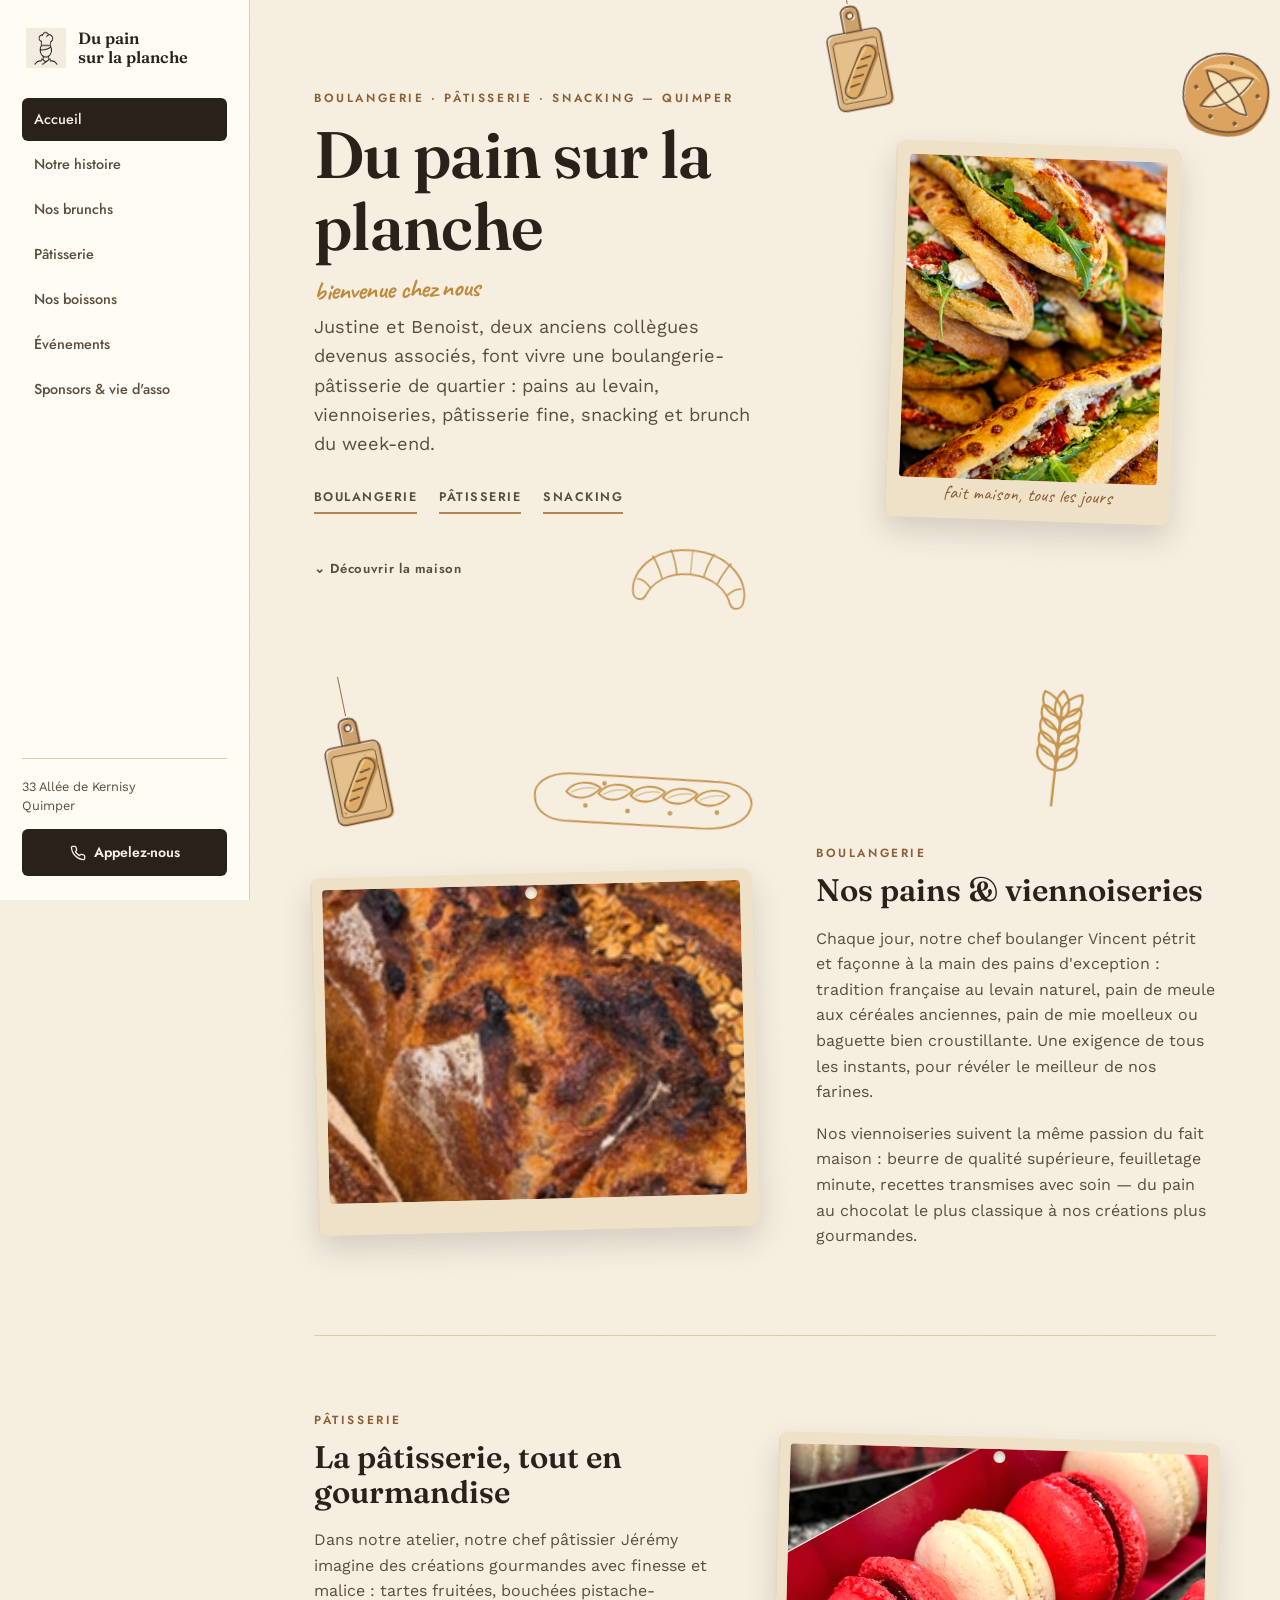
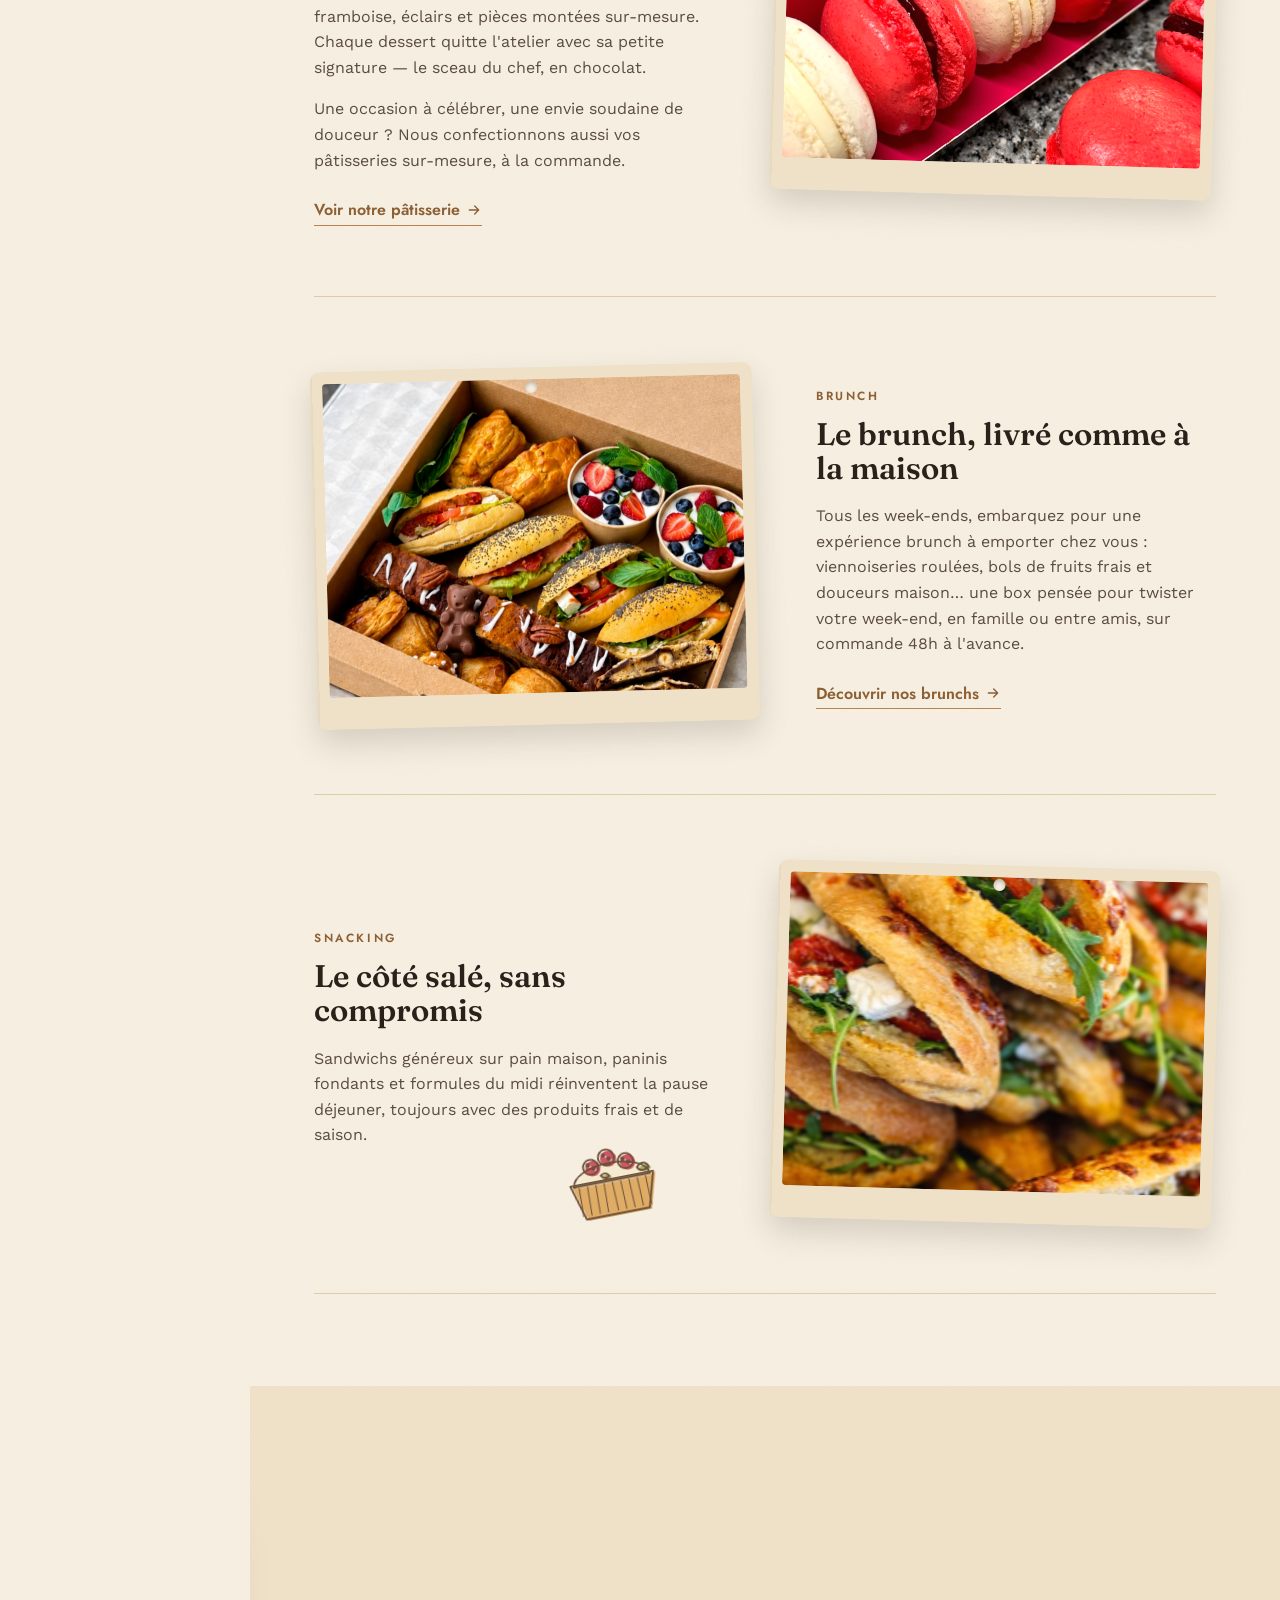
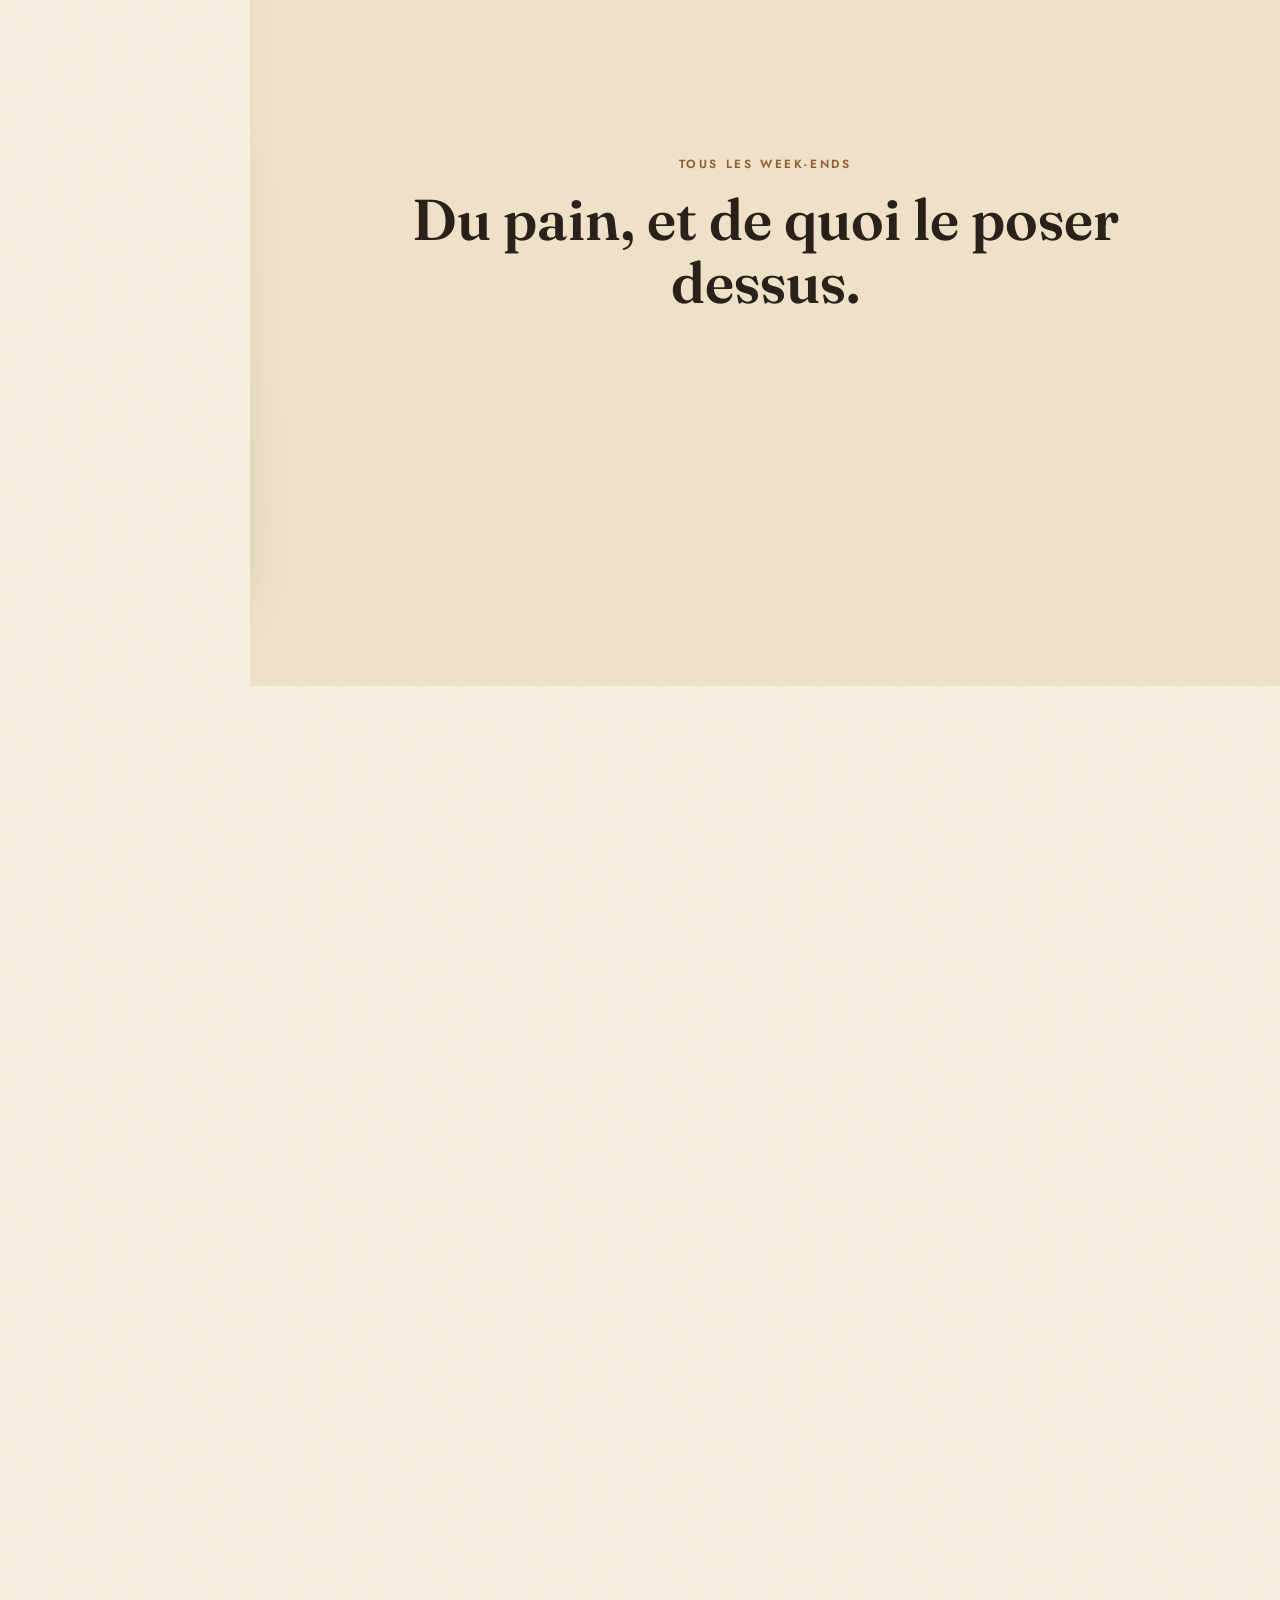
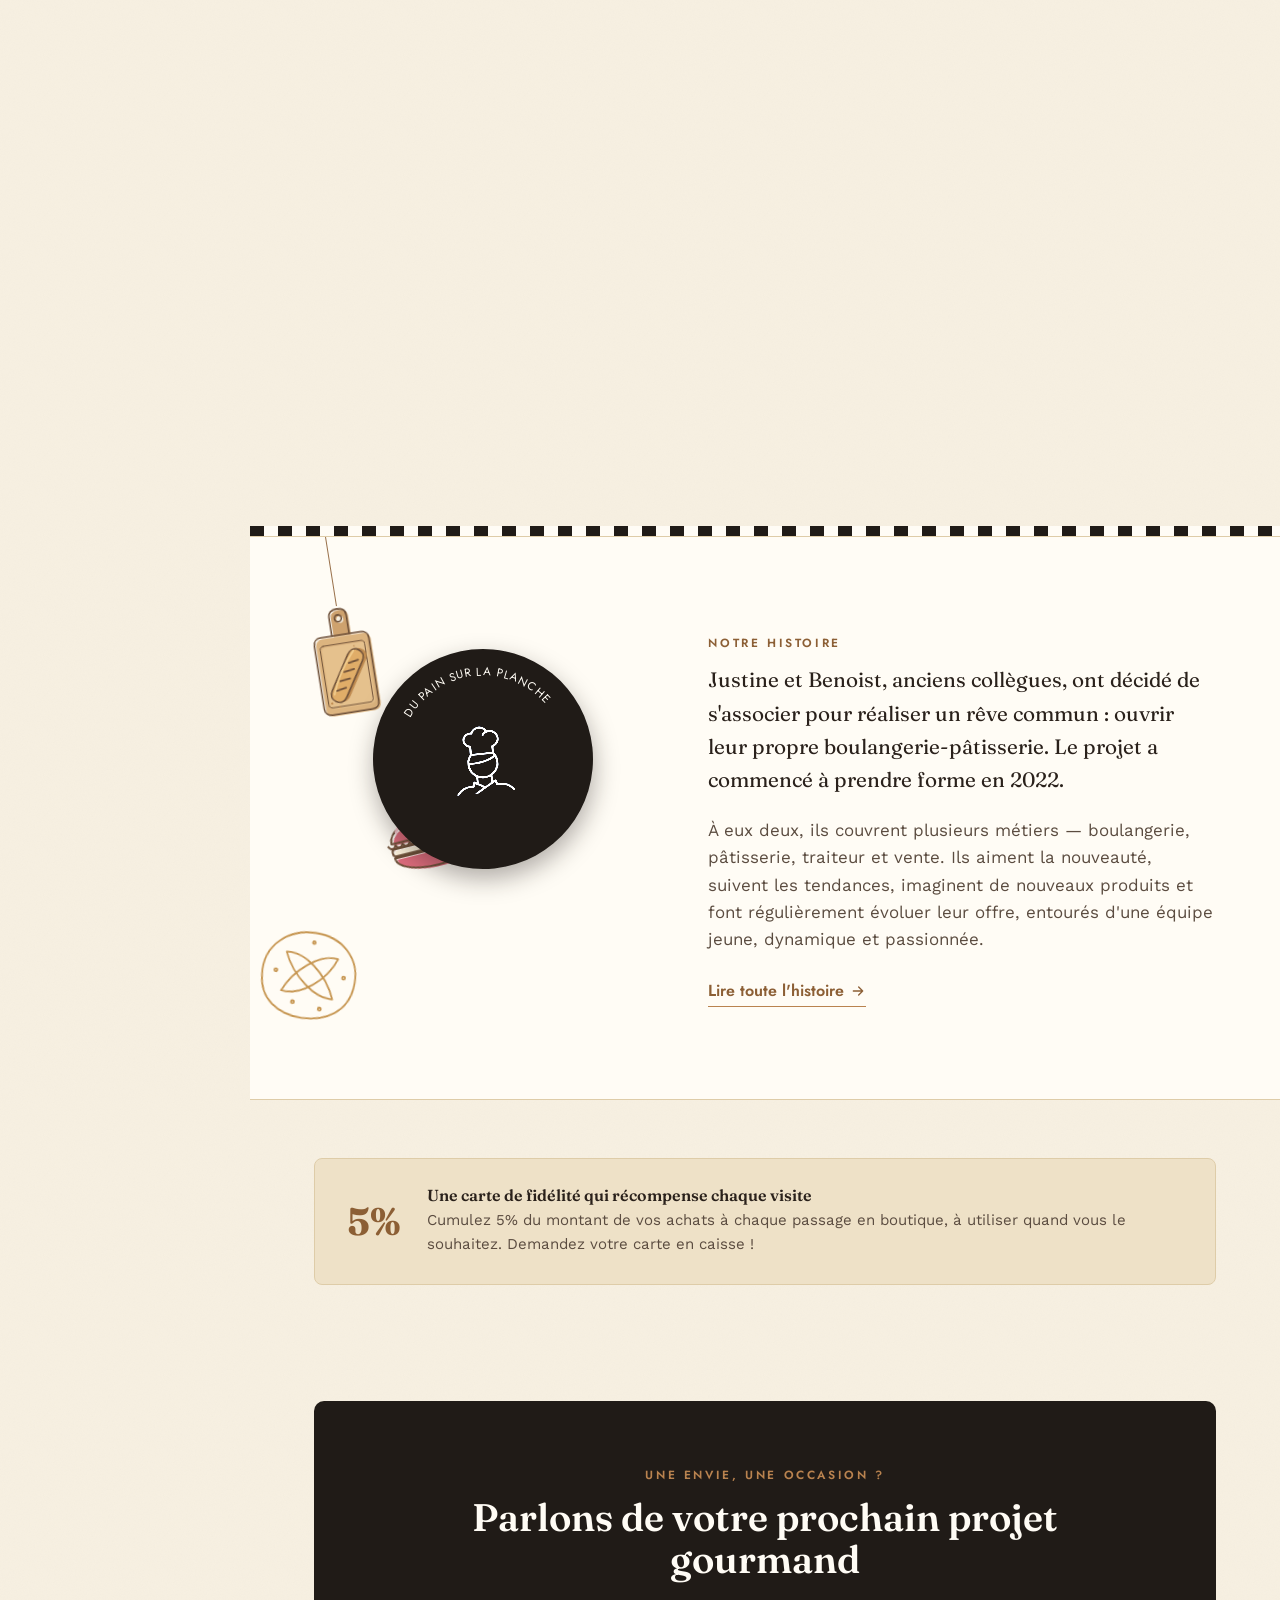
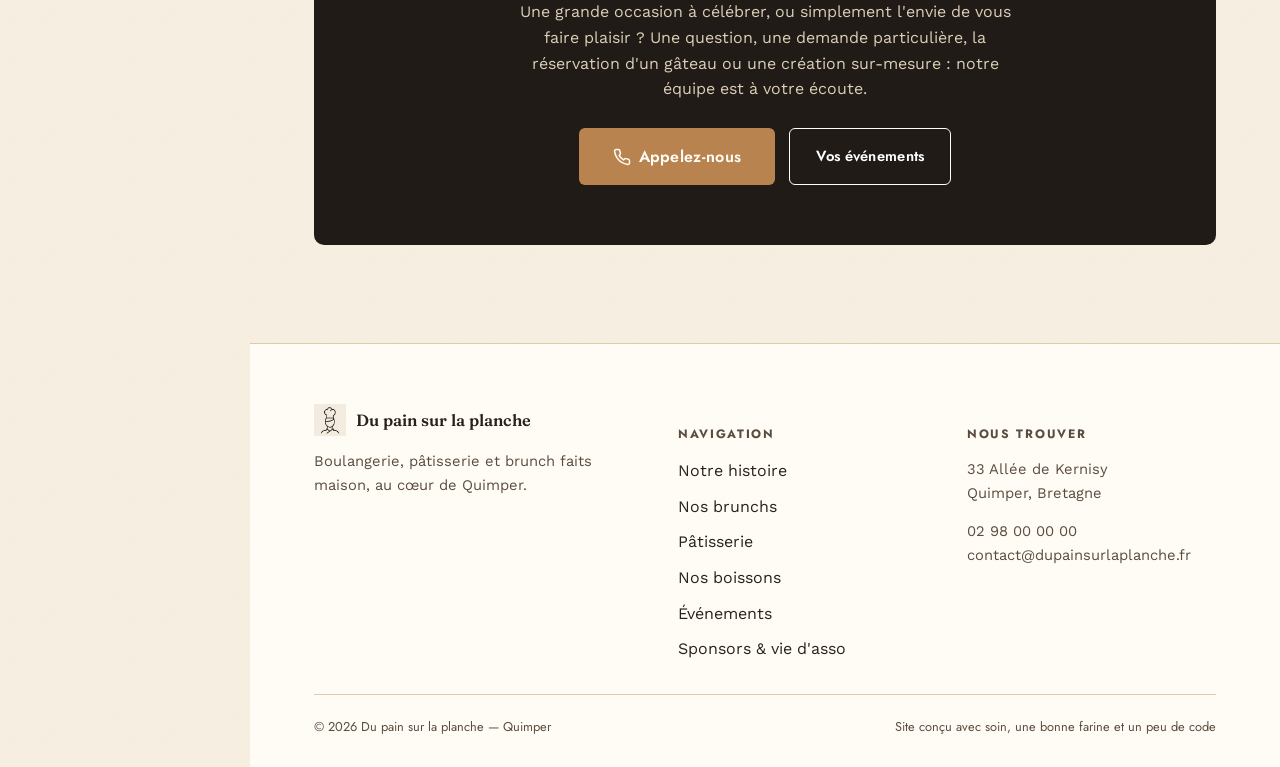
<file: index.html>
<!doctype html>
<html lang="fr">
<head>
<meta charset="UTF-8">
<meta name="viewport" content="width=device-width, initial-scale=1.0">
<title>Du pain sur la planche — Boulangerie, pâtisserie &amp; brunch à Quimper</title>
<meta name="description" content="Boulangerie, pâtisserie et brunch faits maison au cœur de Quimper : pains au levain, viennoiseries, pâtisseries, brunchs à emporter et snacking.">
<link rel="icon" href="images/logo.png" type="image/png">
<link rel="stylesheet" href="css/style.css">
</head>
<body>
<!--
  Informations à personnaliser avant mise en ligne :
  - numéro de téléphone (actuellement un numéro fictif)
  - adresse e-mail de contact
  - horaires exacts (l'adresse, elle, vient de la bio Instagram publique et est fiable)
  Voir DESIGN.md pour le système visuel et les sources.
-->
<div class="sidebar-backdrop"></div>
<div class="app">

  <aside class="sidebar">
    <button class="sidebar-close" aria-label="Fermer le menu">&times;</button>
    <div class="sidebar-brand">
      <img src="images/logo.png" alt="Logo Du pain sur la planche">
      <span class="brand-name">Du pain<br>sur la planche</span>
    </div>
    <nav class="sidebar-nav">
      <ul>
        <li><a href="index.html" class="active">Accueil</a></li>
        <li><a href="notre-histoire.html">Notre histoire</a></li>
        <li><a href="nos-brunchs.html">Nos brunchs</a></li>
        <li><a href="patisserie.html">Pâtisserie</a></li>
        <li><a href="boissons.html">Nos boissons</a></li>
        <li><a href="evenements.html">Événements</a></li>
        <li><a href="sponsors.html">Sponsors &amp; vie d'asso</a></li>
      </ul>
    </nav>
    <div class="sidebar-cta">
      <p class="sidebar-address">33 Allée de Kernisy<br>Quimper</p>
      <a class="btn-call-sidebar" href="tel:+33298000000">
        <svg width="16" height="16" viewBox="0 0 24 24" fill="none" stroke="currentColor" stroke-width="2" stroke-linecap="round" stroke-linejoin="round"><path d="M22 16.92v3a2 2 0 0 1-2.18 2 19.79 19.79 0 0 1-8.63-3.07 19.5 19.5 0 0 1-6-6 19.79 19.79 0 0 1-3.07-8.67A2 2 0 0 1 4.11 2h3a2 2 0 0 1 2 1.72c.127.96.361 1.903.7 2.81a2 2 0 0 1-.45 2.11L8.09 9.91a16 16 0 0 0 6 6l1.27-1.27a2 2 0 0 1 2.11-.45c.907.339 1.85.573 2.81.7A2 2 0 0 1 22 16.92z"/></svg>
        Appelez-nous
      </a>
    </div>
  </aside>

  <div class="main">
    <header class="topbar">
      <div class="topbar-brand">
        <img src="images/logo.png" alt="Logo Du pain sur la planche">
        <span>Du pain sur la planche</span>
      </div>
      <button class="menu-toggle" aria-label="Ouvrir le menu"><span></span></button>
    </header>

    <!-- HERO -->
    <section class="hero">
      <div class="hero-inner">
        <div class="hero-copy">
          <span class="eyebrow">Boulangerie · Pâtisserie · Snacking — Quimper</span>
          <h1>Du pain sur la planche<span class="brush">bienvenue chez nous</span></h1>
          <p class="lead">Justine et Benoist, deux anciens collègues devenus associés, font vivre une boulangerie-pâtisserie de quartier : pains au levain, viennoiseries, pâtisserie fine, snacking et brunch du week-end.</p>
          <div class="hero-tags">
            <span>Boulangerie</span>
            <span>Pâtisserie</span>
            <span>Snacking</span>
          </div>
          <div class="scroll-cue">&#8964; Découvrir la maison</div>
        </div>
        <figure class="hero-photo-plank">
          <div class="plank">
            <img src="images/instagram/sandwich-fourre.png" alt="Pains fourrés à la roquette, tomates séchées et feta, empilés en vitrine">
          </div>
          <figcaption>fait maison, tous les jours</figcaption>
        </figure>
      </div>
    </section>

    <!-- CONCEPT : PAINS & VIENNOISERIES -->
    <section class="section container" id="pains">
      <div class="concept">
        <div class="concept-media">
          <div class="plank"><img src="images/pains/image3.png" alt="Pains de campagne et viennoiseries sur claie en bois"></div>
        </div>
        <div class="concept-text">
          <span class="eyebrow">Boulangerie</span>
          <h3>Nos pains &amp; viennoiseries</h3>
          <p>Chaque jour, notre chef boulanger Vincent pétrit et façonne à la main des pains d'exception : tradition française au levain naturel, pain de meule aux céréales anciennes, pain de mie moelleux ou baguette bien croustillante. Une exigence de tous les instants, pour révéler le meilleur de nos farines.</p>
          <p>Nos viennoiseries suivent la même passion du fait maison : beurre de qualité supérieure, feuilletage minute, recettes transmises avec soin — du pain au chocolat le plus classique à nos créations plus gourmandes.</p>
        </div>
      </div>

      <!-- CONCEPT : PATISSERIE -->
      <div class="concept reverse" id="patisserie">
        <div class="concept-media">
          <div class="plank"><img src="images/instagram/macarons-rouge.png" alt="Macarons fraise et vanille rangés dans une boîte cadeau"></div>
        </div>
        <div class="concept-text">
          <span class="eyebrow">Pâtisserie</span>
          <h3>La pâtisserie, tout en gourmandise</h3>
          <p>Dans notre atelier, notre chef pâtissier Jérémy imagine des créations gourmandes avec finesse et malice : tartes fruitées, bouchées pistache-framboise, éclairs et pièces montées sur-mesure. Chaque dessert quitte l'atelier avec sa petite signature — le sceau du chef, en chocolat.</p>
          <p>Une occasion à célébrer, une envie soudaine de douceur ? Nous confectionnons aussi vos pâtisseries sur-mesure, à la commande.</p>
          <a class="concept-link" href="patisserie.html">Voir notre pâtisserie
            <svg width="16" height="16" viewBox="0 0 24 24" fill="none" stroke="currentColor" stroke-width="2" stroke-linecap="round" stroke-linejoin="round"><path d="M5 12h14M13 6l6 6-6 6"/></svg>
          </a>
        </div>
      </div>

      <!-- CONCEPT : BRUNCH -->
      <div class="concept" id="brunch">
        <div class="concept-media">
          <div class="plank"><img src="images/instagram/box-brunch-kraft.png" alt="Box brunch kraft avec sandwichs, viennoiseries et bols de fruits frais"></div>
        </div>
        <div class="concept-text">
          <span class="eyebrow">Brunch</span>
          <h3>Le brunch, livré comme à la maison</h3>
          <p>Tous les week-ends, embarquez pour une expérience brunch à emporter chez vous : viennoiseries roulées, bols de fruits frais et douceurs maison… une box pensée pour twister votre week-end, en famille ou entre amis, sur commande 48h à l'avance.</p>
          <a class="concept-link" href="nos-brunchs.html">Découvrir nos brunchs
            <svg width="16" height="16" viewBox="0 0 24 24" fill="none" stroke="currentColor" stroke-width="2" stroke-linecap="round" stroke-linejoin="round"><path d="M5 12h14M13 6l6 6-6 6"/></svg>
          </a>
        </div>
      </div>

      <!-- CONCEPT : SNACK -->
      <div class="concept reverse" id="snacks">
        <div class="concept-media">
          <div class="plank"><img src="images/snacks/image12.png" alt="Sandwichs et paninis sur pain maison garnis de légumes frais"></div>
        </div>
        <div class="concept-text">
          <span class="eyebrow">Snacking</span>
          <h3>Le côté salé, sans compromis</h3>
          <p>Sandwichs généreux sur pain maison, paninis fondants et formules du midi réinventent la pause déjeuner, toujours avec des produits frais et de saison.</p>
        </div>
      </div>
    </section>

    <!-- PASSAGE : une planche traverse l'écran -->
    <section class="passage" aria-label="Du pain sur la planche">
      <div class="passage-stage">
        <p class="passage-text"><span class="eyebrow">Tous les week-ends</span>Du pain, et de quoi le poser dessus.</p>
        <figure class="passage-photo">
          <div class="plank"><img src="images/instagram/box-brunch-kraft.png" alt="Box brunch kraft avec sandwichs, viennoiseries et bols de fruits" loading="lazy"></div>
          <figcaption>la box brunch, sur commande 48h à l'avance</figcaption>
        </figure>
        <div class="passage-plank pp-1" aria-hidden="true"></div>
      </div>
    </section>

    <div class="stripe-frieze" aria-hidden="true"></div>

    <!-- HISTOIRE : le sceau s'appose -->
    <section class="section section-alt" id="histoire">
      <div class="container">
        <div class="story">
          <div class="story-seal">
            <div class="seal seal-lg seal-stamp" aria-hidden="true">
              <img src="images/logo.png" alt="">
              <svg class="seal-text" viewBox="0 0 200 200">
                <path id="sealPathHome" d="M 24,100 A76,76 0 0 1 176,100" fill="none"/>
                <text><textPath href="#sealPathHome" startOffset="50%">Du pain sur la planche</textPath></text>
              </svg>
            </div>
          </div>
          <div class="story-text">
            <span class="eyebrow">Notre histoire</span>
            <p>Justine et Benoist, anciens collègues, ont décidé de s'associer pour réaliser un rêve commun : ouvrir leur propre boulangerie-pâtisserie. Le projet a commencé à prendre forme en 2022.</p>
            <p>À eux deux, ils couvrent plusieurs métiers — boulangerie, pâtisserie, traiteur et vente. Ils aiment la nouveauté, suivent les tendances, imaginent de nouveaux produits et font régulièrement évoluer leur offre, entourés d'une équipe jeune, dynamique et passionnée.</p>
            <a class="concept-link" href="notre-histoire.html">Lire toute l'histoire
              <svg width="16" height="16" viewBox="0 0 24 24" fill="none" stroke="currentColor" stroke-width="2" stroke-linecap="round" stroke-linejoin="round"><path d="M5 12h14M13 6l6 6-6 6"/></svg>
            </a>
          </div>
        </div>
      </div>
    </section>

    <!-- FIDELITE -->
    <section class="section-tight container">
      <div class="loyalty-band">
        <span class="loyalty-pct">5%</span>
        <div>
          <h4>Une carte de fidélité qui récompense chaque visite</h4>
          <p>Cumulez 5% du montant de vos achats à chaque passage en boutique, à utiliser quand vous le souhaitez. Demandez votre carte en caisse !</p>
        </div>
      </div>
    </section>

    <!-- CTA CONTACT -->
    <section class="section-tight container" id="contact">
      <div class="cta-band">
        <span class="eyebrow" style="color:var(--oak)">Une envie, une occasion ?</span>
        <h2>Parlons de votre prochain projet gourmand</h2>
        <p>Une grande occasion à célébrer, ou simplement l'envie de vous faire plaisir ? Une question, une demande particulière, la réservation d'un gâteau ou une création sur-mesure : notre équipe est à votre écoute.</p>
        <div class="btn-row">
          <a class="btn btn-primary btn-lg" href="tel:+33298000000">
            <svg width="18" height="18" viewBox="0 0 24 24" fill="none" stroke="currentColor" stroke-width="2" stroke-linecap="round" stroke-linejoin="round"><path d="M22 16.92v3a2 2 0 0 1-2.18 2 19.79 19.79 0 0 1-8.63-3.07 19.5 19.5 0 0 1-6-6 19.79 19.79 0 0 1-3.07-8.67A2 2 0 0 1 4.11 2h3a2 2 0 0 1 2 1.72c.127.96.361 1.903.7 2.81a2 2 0 0 1-.45 2.11L8.09 9.91a16 16 0 0 0 6 6l1.27-1.27a2 2 0 0 1 2.11-.45c.907.339 1.85.573 2.81.7A2 2 0 0 1 22 16.92z"/></svg>
            Appelez-nous
          </a>
          <a class="btn btn-outline" style="border-color:#fff;color:#fff" href="evenements.html">Vos événements</a>
        </div>
      </div>
    </section>

    <footer class="site-footer">
      <div class="container">
        <div class="footer-grid">
          <div class="footer-col">
            <div class="footer-brand">
              <img src="images/logo.png" alt="Logo Du pain sur la planche">
              <span>Du pain sur la planche</span>
            </div>
            <p>Boulangerie, pâtisserie et brunch faits maison, au cœur de Quimper.</p>
          </div>
          <div class="footer-col">
            <h5>Navigation</h5>
            <ul>
              <li><a href="notre-histoire.html">Notre histoire</a></li>
              <li><a href="nos-brunchs.html">Nos brunchs</a></li>
              <li><a href="patisserie.html">Pâtisserie</a></li>
              <li><a href="boissons.html">Nos boissons</a></li>
              <li><a href="evenements.html">Événements</a></li>
              <li><a href="sponsors.html">Sponsors &amp; vie d'asso</a></li>
            </ul>
          </div>
          <div class="footer-col">
            <h5>Nous trouver</h5>
            <p>33 Allée de Kernisy<br>Quimper, Bretagne</p>
            <p><a href="tel:+33298000000">02 98 00 00 00</a><br><a href="mailto:contact@dupainsurlaplanche.fr">contact@dupainsurlaplanche.fr</a></p>
          </div>
        </div>
        <div class="footer-bottom">
          <span>&copy; 2026 Du pain sur la planche — Quimper</span>
          <span>Site conçu avec soin, une bonne farine et un peu de code</span>
        </div>
      </div>
    </footer>
  </div>
</div>
<script src="js/main.js"></script>
</body>
</html>
</file>
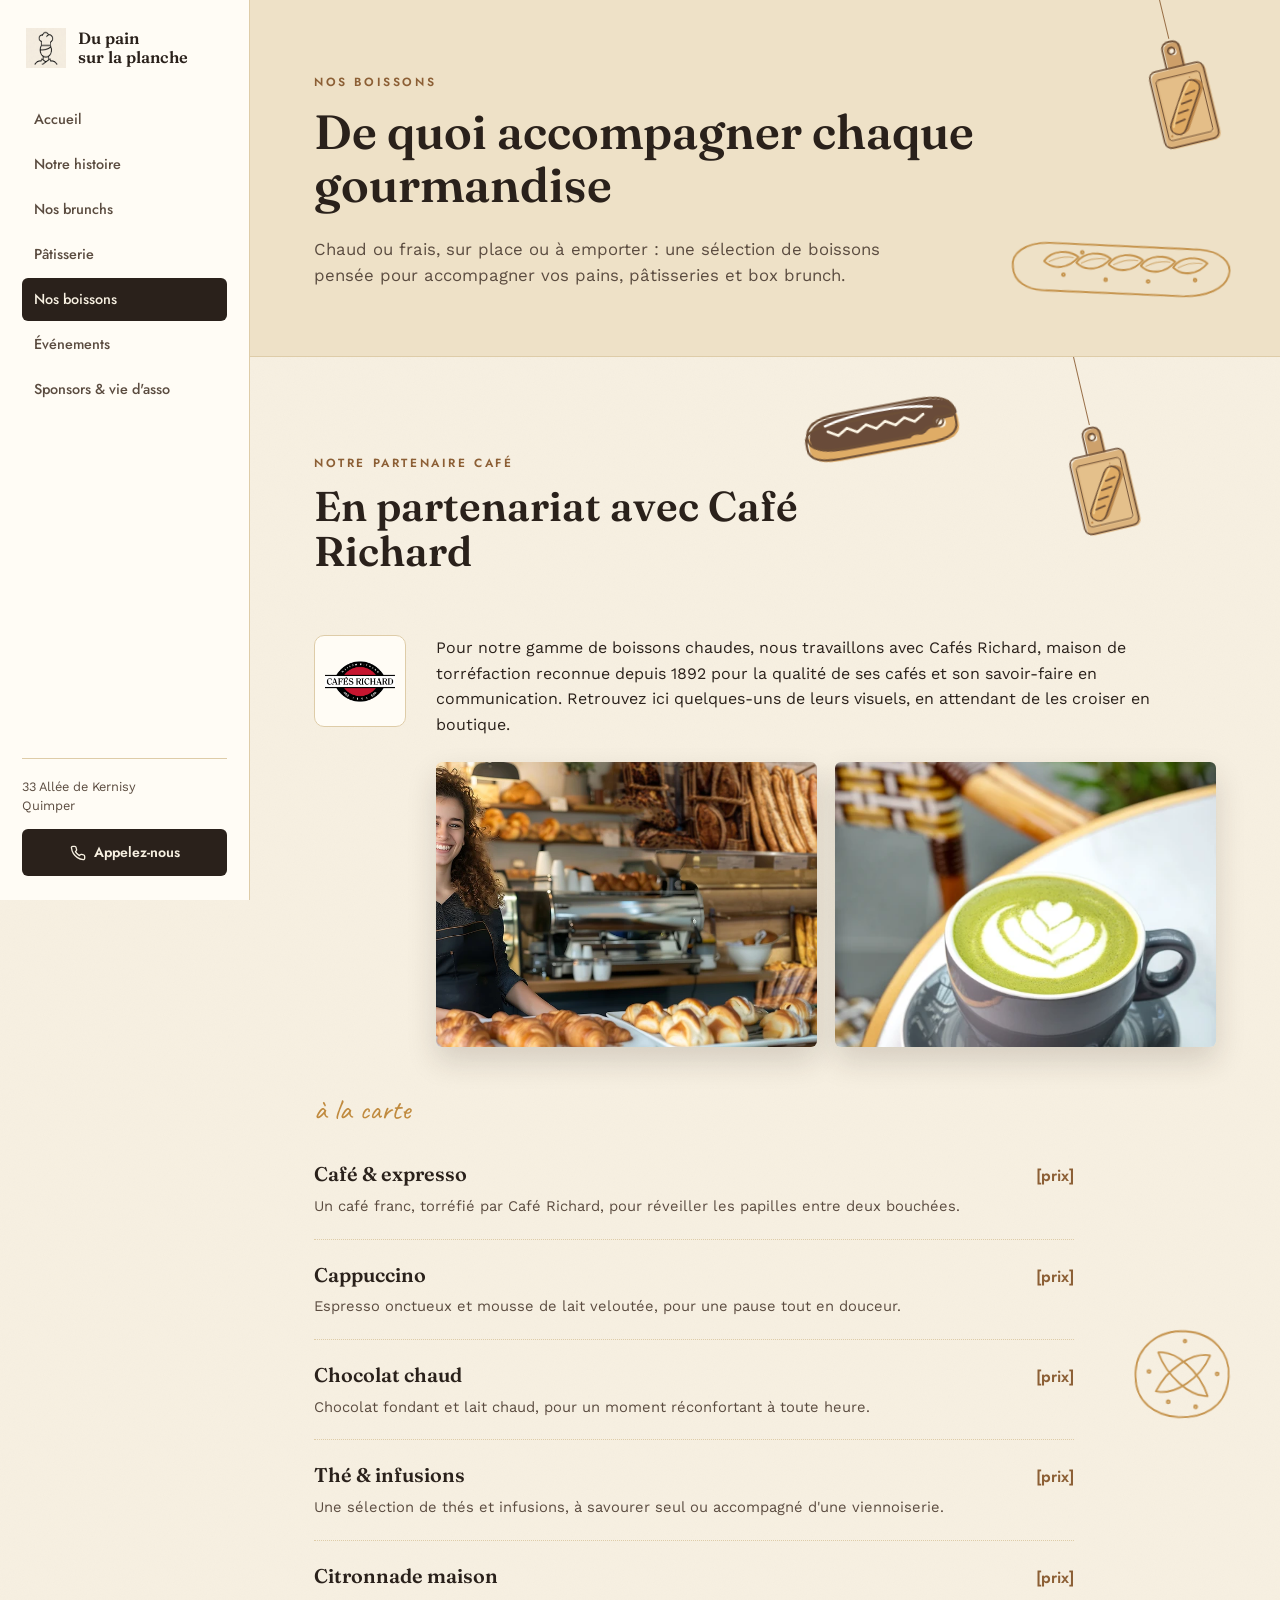
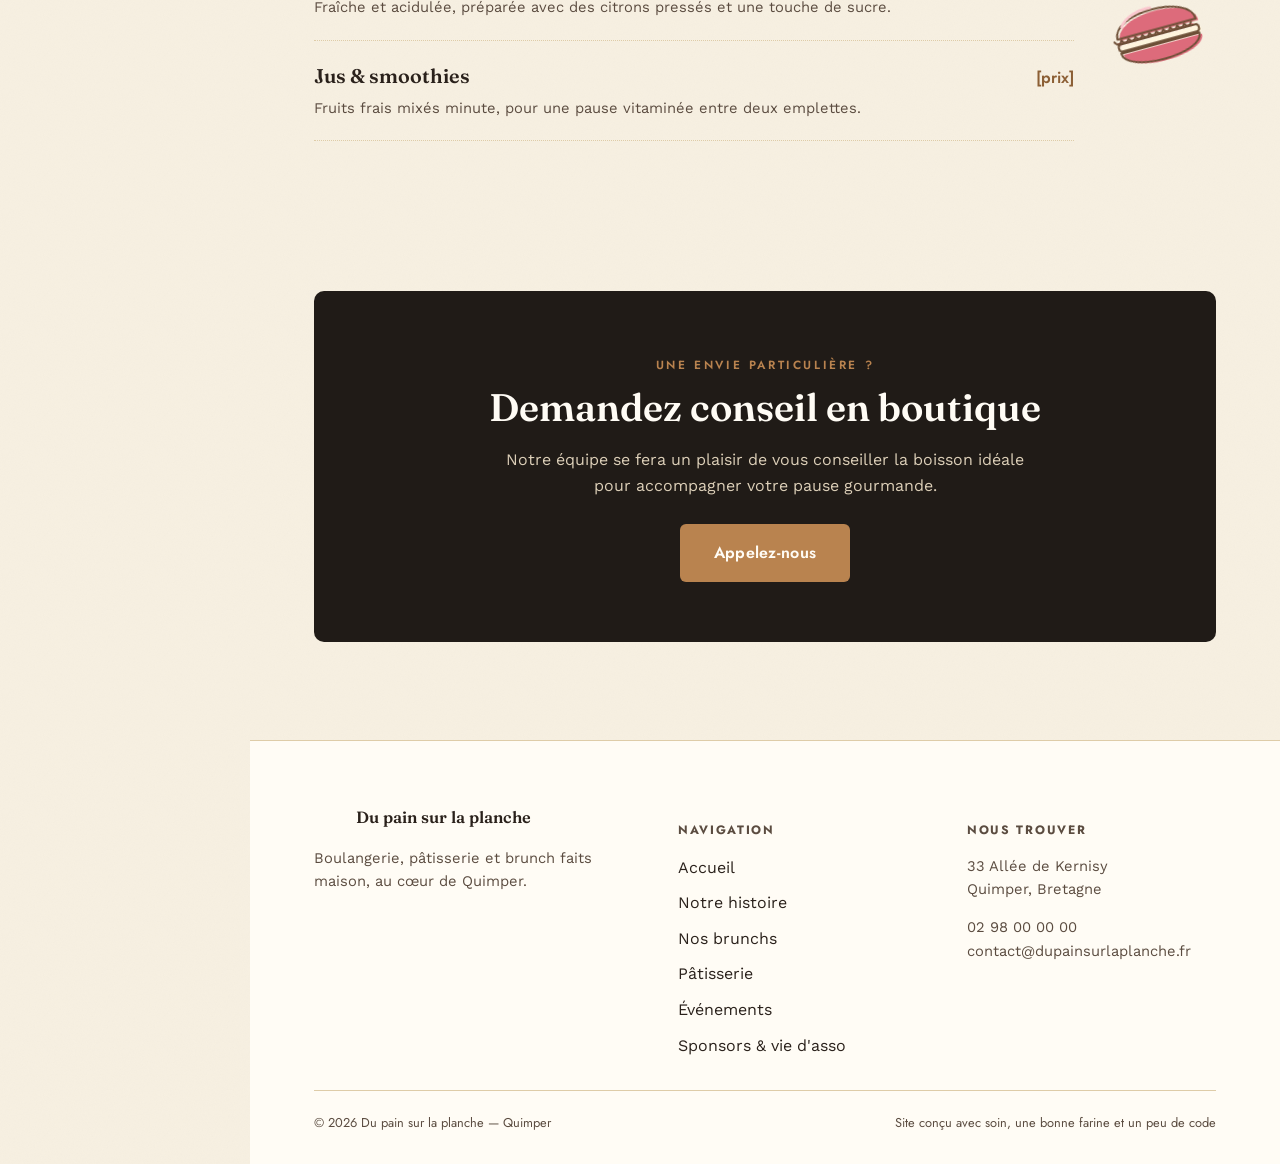
<file: boissons.html>
<!doctype html>
<html lang="fr">
<head>
<meta charset="UTF-8">
<meta name="viewport" content="width=device-width, initial-scale=1.0">
<title>Nos boissons — Du pain sur la planche</title>
<meta name="description" content="Café, cappuccino, chocolat chaud, thé, citronnade maison et jus frais : découvrez les boissons à savourer sur place ou à emporter, en partenariat avec Café Richard.">
<link rel="icon" href="images/logo.png" type="image/png">
<link rel="stylesheet" href="css/style.css">
</head>
<body>
<!-- Prix à confirmer ([prix]). -->
<div class="sidebar-backdrop"></div>
<div class="app">

  <aside class="sidebar">
    <button class="sidebar-close" aria-label="Fermer le menu">&times;</button>
    <div class="sidebar-brand">
      <img src="images/logo.png" alt="Logo Du pain sur la planche">
      <span class="brand-name">Du pain<br>sur la planche</span>
    </div>
    <nav class="sidebar-nav">
      <ul>
        <li><a href="index.html">Accueil</a></li>
        <li><a href="notre-histoire.html">Notre histoire</a></li>
        <li><a href="nos-brunchs.html">Nos brunchs</a></li>
        <li><a href="patisserie.html">Pâtisserie</a></li>
        <li><a href="boissons.html" class="active">Nos boissons</a></li>
        <li><a href="evenements.html">Événements</a></li>
        <li><a href="sponsors.html">Sponsors &amp; vie d'asso</a></li>
      </ul>
    </nav>
    <div class="sidebar-cta">
      <p class="sidebar-address">33 Allée de Kernisy<br>Quimper</p>
      <a class="btn-call-sidebar" href="tel:+33298000000">
        <svg width="16" height="16" viewBox="0 0 24 24" fill="none" stroke="currentColor" stroke-width="2" stroke-linecap="round" stroke-linejoin="round"><path d="M22 16.92v3a2 2 0 0 1-2.18 2 19.79 19.79 0 0 1-8.63-3.07 19.5 19.5 0 0 1-6-6 19.79 19.79 0 0 1-3.07-8.67A2 2 0 0 1 4.11 2h3a2 2 0 0 1 2 1.72c.127.96.361 1.903.7 2.81a2 2 0 0 1-.45 2.11L8.09 9.91a16 16 0 0 0 6 6l1.27-1.27a2 2 0 0 1 2.11-.45c.907.339 1.85.573 2.81.7A2 2 0 0 1 22 16.92z"/></svg>
        Appelez-nous
      </a>
    </div>
  </aside>

  <div class="main">
    <header class="topbar">
      <div class="topbar-brand">
        <img src="images/logo.png" alt="Logo Du pain sur la planche">
        <span>Du pain sur la planche</span>
      </div>
      <button class="menu-toggle" aria-label="Ouvrir le menu"><span></span></button>
    </header>

    <section class="page-header">
      <div class="container">
        <span class="eyebrow">Nos boissons</span>
        <h1>De quoi accompagner chaque gourmandise</h1>
        <p>Chaud ou frais, sur place ou à emporter : une sélection de boissons pensée pour accompagner vos pains, pâtisseries et box brunch.</p>
      </div>
    </section>

    <section class="section container">
      <div class="section-head">
        <span class="eyebrow">Notre partenaire café</span>
        <h2>En partenariat avec Café Richard</h2>
      </div>
      <div class="partner-card">
        <img class="partner-logo" src="images/partners/cafe-richard-logo.png" alt="Logo Cafés Richard, maison depuis 1892" width="100" height="100">
        <div>
          <p>Pour notre gamme de boissons chaudes, nous travaillons avec Cafés Richard, maison de torréfaction reconnue depuis 1892 pour la qualité de ses cafés et son savoir-faire en communication. Retrouvez ici quelques-uns de leurs visuels, en attendant de les croiser en boutique.</p>
          <div class="partner-posts">
            <img class="partner-post-img" src="images/partners/cafe-richard-visuel-1.webp" alt="Cafés Richard en boulangerie-pâtisserie">
            <img class="partner-post-img" src="images/partners/cafe-richard-visuel-2.webp" alt="Cappuccino servi dans une tasse Cafés Richard">
          </div>
        </div>
      </div>

      <div class="menu-list">
        <div class="menu-group-title">à la carte</div>
        <div class="menu-row"><span class="name">Café &amp; expresso<span class="desc">Un café franc, torréfié par Café Richard, pour réveiller les papilles entre deux bouchées.</span></span><span class="price">[prix]</span></div>
        <div class="menu-row"><span class="name">Cappuccino<span class="desc">Espresso onctueux et mousse de lait veloutée, pour une pause tout en douceur.</span></span><span class="price">[prix]</span></div>
        <div class="menu-row"><span class="name">Chocolat chaud<span class="desc">Chocolat fondant et lait chaud, pour un moment réconfortant à toute heure.</span></span><span class="price">[prix]</span></div>
        <div class="menu-row"><span class="name">Thé &amp; infusions<span class="desc">Une sélection de thés et infusions, à savourer seul ou accompagné d'une viennoiserie.</span></span><span class="price">[prix]</span></div>
        <div class="menu-row"><span class="name">Citronnade maison<span class="desc">Fraîche et acidulée, préparée avec des citrons pressés et une touche de sucre.</span></span><span class="price">[prix]</span></div>
        <div class="menu-row"><span class="name">Jus &amp; smoothies<span class="desc">Fruits frais mixés minute, pour une pause vitaminée entre deux emplettes.</span></span><span class="price">[prix]</span></div>
      </div>
    </section>

    <section class="section-tight container">
      <div class="cta-band">
        <span class="eyebrow" style="color:var(--oak)">Une envie particulière ?</span>
        <h2>Demandez conseil en boutique</h2>
        <p>Notre équipe se fera un plaisir de vous conseiller la boisson idéale pour accompagner votre pause gourmande.</p>
        <div class="btn-row">
          <a class="btn btn-primary btn-lg" href="tel:+33298000000">Appelez-nous</a>
        </div>
      </div>
    </section>

    <footer class="site-footer">
      <div class="container">
        <div class="footer-grid">
          <div class="footer-col">
            <div class="footer-brand">
              <img src="images/logo.png" alt="Logo Du pain sur la planche">
              <span>Du pain sur la planche</span>
            </div>
            <p>Boulangerie, pâtisserie et brunch faits maison, au cœur de Quimper.</p>
          </div>
          <div class="footer-col">
            <h5>Navigation</h5>
            <ul>
              <li><a href="index.html">Accueil</a></li>
              <li><a href="notre-histoire.html">Notre histoire</a></li>
              <li><a href="nos-brunchs.html">Nos brunchs</a></li>
              <li><a href="patisserie.html">Pâtisserie</a></li>
              <li><a href="evenements.html">Événements</a></li>
              <li><a href="sponsors.html">Sponsors &amp; vie d'asso</a></li>
            </ul>
          </div>
          <div class="footer-col">
            <h5>Nous trouver</h5>
            <p>33 Allée de Kernisy<br>Quimper, Bretagne</p>
            <p><a href="tel:+33298000000">02 98 00 00 00</a><br><a href="mailto:contact@dupainsurlaplanche.fr">contact@dupainsurlaplanche.fr</a></p>
          </div>
        </div>
        <div class="footer-bottom">
          <span>&copy; 2026 Du pain sur la planche — Quimper</span>
          <span>Site conçu avec soin, une bonne farine et un peu de code</span>
        </div>
      </div>
    </footer>
  </div>
</div>
<script src="js/main.js"></script>
</body>
</html>
</file>
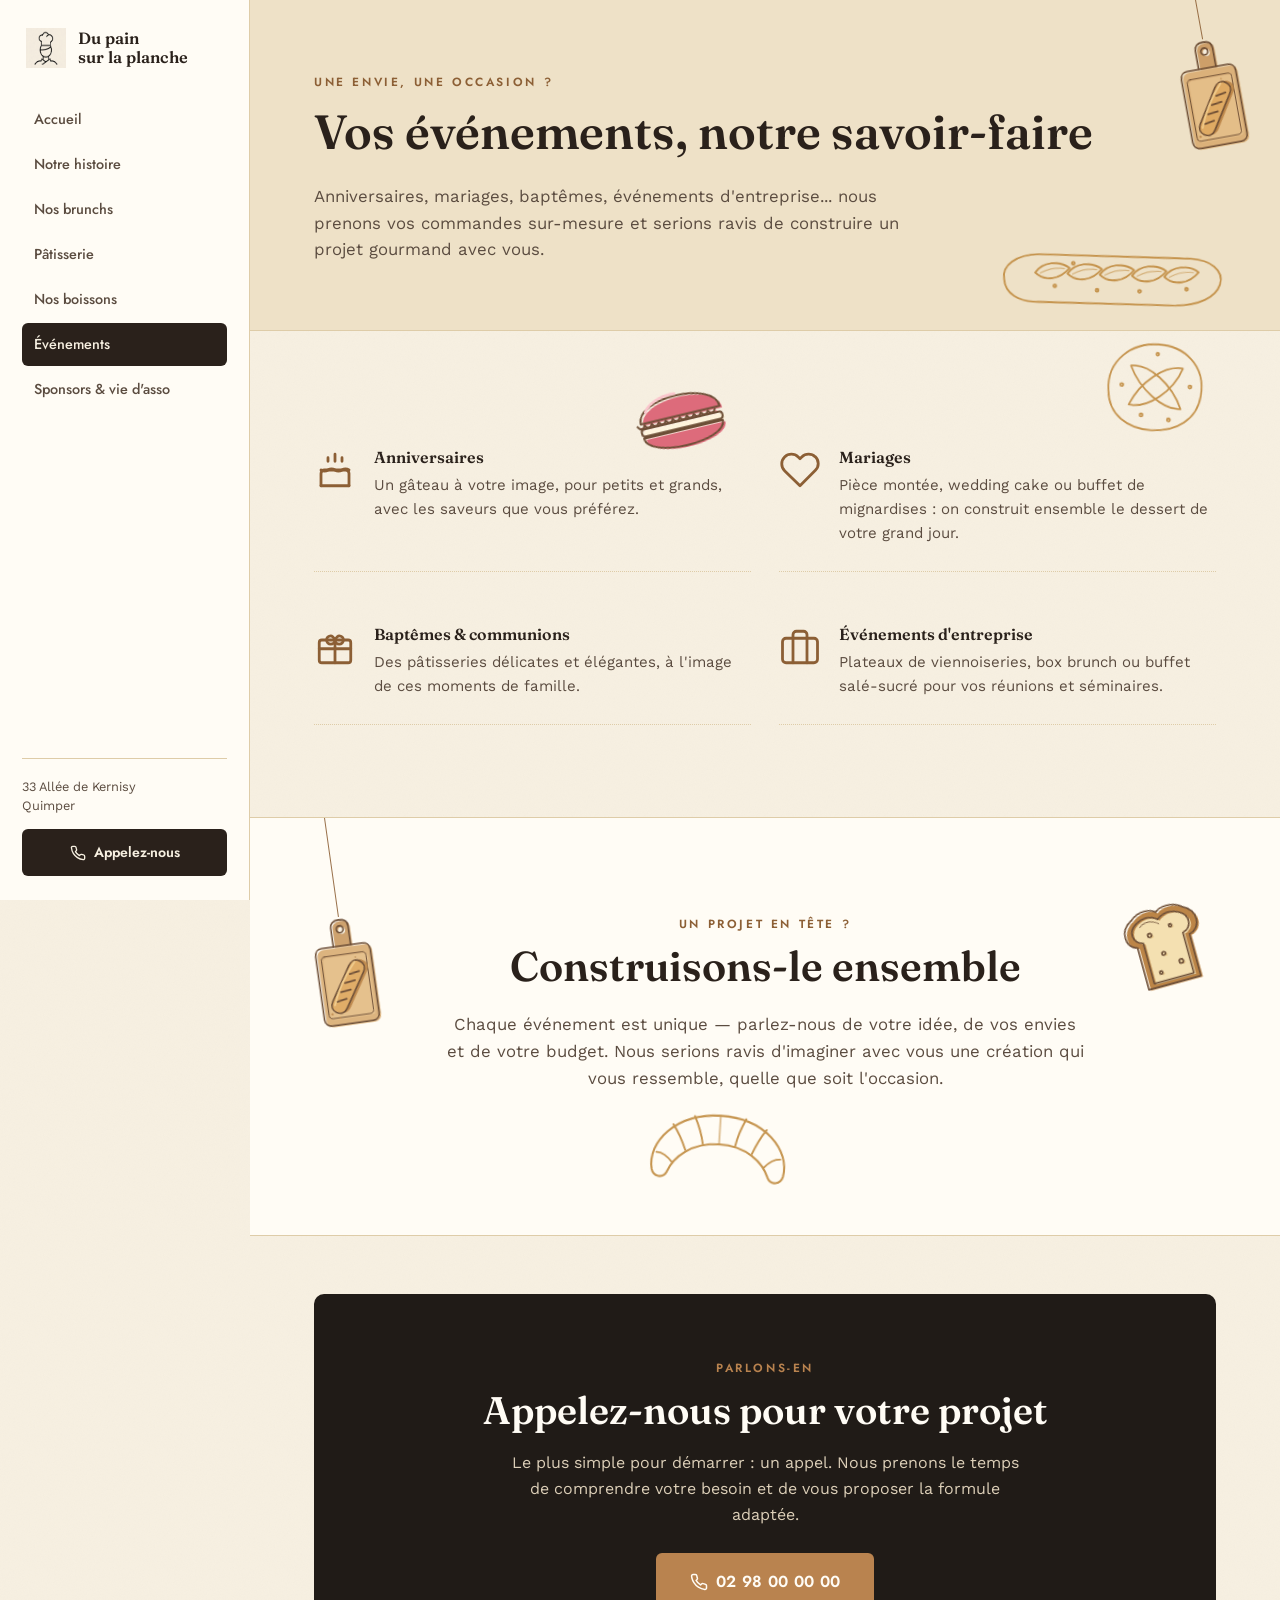
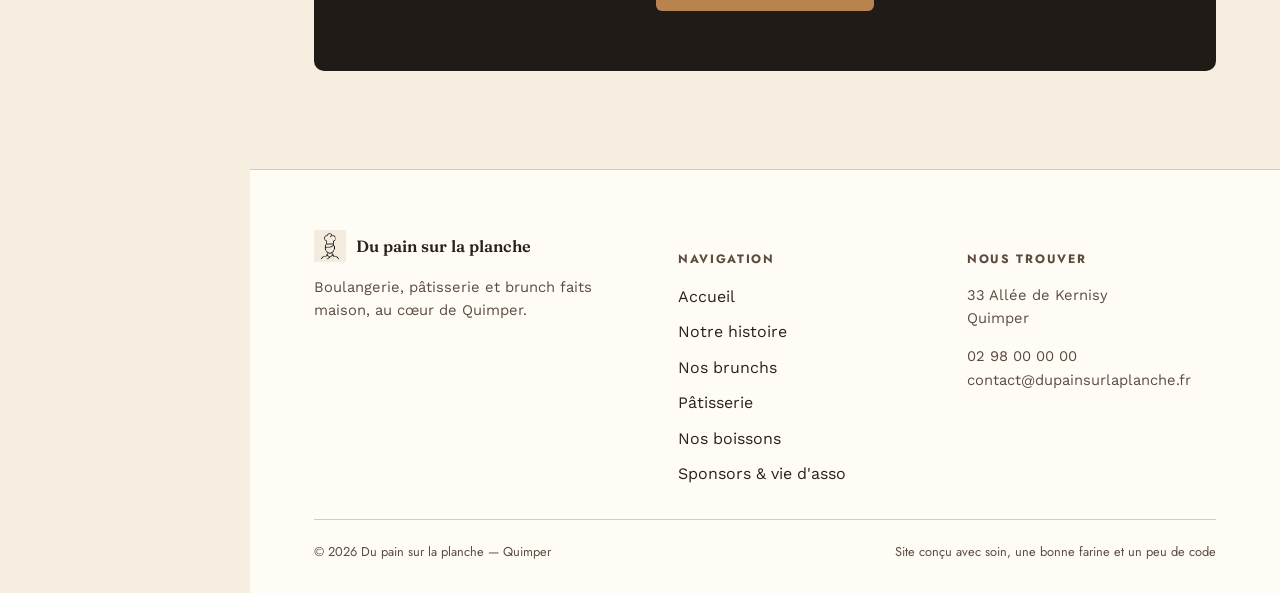
<file: evenements.html>
<!doctype html>
<html lang="fr">
<head>
<meta charset="UTF-8">
<meta name="viewport" content="width=device-width, initial-scale=1.0">
<title>Événements — Du pain sur la planche</title>
<meta name="description" content="Anniversaires, mariages, baptêmes, événements d'entreprise : nous prenons vos commandes sur-mesure et serions ravis de construire un projet avec vous.">
<link rel="icon" href="images/logo.png" type="image/png">
<link rel="stylesheet" href="css/style.css">
</head>
<body>
<div class="sidebar-backdrop"></div>
<div class="app">

  <aside class="sidebar">
    <button class="sidebar-close" aria-label="Fermer le menu">&times;</button>
    <div class="sidebar-brand">
      <img src="images/logo.png" alt="Logo Du pain sur la planche">
      <span class="brand-name">Du pain<br>sur la planche</span>
    </div>
    <nav class="sidebar-nav">
      <ul>
        <li><a href="index.html">Accueil</a></li>
        <li><a href="notre-histoire.html">Notre histoire</a></li>
        <li><a href="nos-brunchs.html">Nos brunchs</a></li>
        <li><a href="patisserie.html">Pâtisserie</a></li>
        <li><a href="boissons.html">Nos boissons</a></li>
        <li><a href="evenements.html" class="active">Événements</a></li>
        <li><a href="sponsors.html">Sponsors &amp; vie d'asso</a></li>
      </ul>
    </nav>
    <div class="sidebar-cta">
      <p class="sidebar-address">33 Allée de Kernisy<br>Quimper</p>
      <a class="btn-call-sidebar" href="tel:+33298000000">
        <svg width="16" height="16" viewBox="0 0 24 24" fill="none" stroke="currentColor" stroke-width="2" stroke-linecap="round" stroke-linejoin="round"><path d="M22 16.92v3a2 2 0 0 1-2.18 2 19.79 19.79 0 0 1-8.63-3.07 19.5 19.5 0 0 1-6-6 19.79 19.79 0 0 1-3.07-8.67A2 2 0 0 1 4.11 2h3a2 2 0 0 1 2 1.72c.127.96.361 1.903.7 2.81a2 2 0 0 1-.45 2.11L8.09 9.91a16 16 0 0 0 6 6l1.27-1.27a2 2 0 0 1 2.11-.45c.907.339 1.85.573 2.81.7A2 2 0 0 1 22 16.92z"/></svg>
        Appelez-nous
      </a>
    </div>
  </aside>

  <div class="main">
    <header class="topbar">
      <div class="topbar-brand">
        <img src="images/logo.png" alt="Logo Du pain sur la planche">
        <span>Du pain sur la planche</span>
      </div>
      <button class="menu-toggle" aria-label="Ouvrir le menu"><span></span></button>
    </header>

    <section class="page-header">
      <div class="container">
        <span class="eyebrow">Une envie, une occasion ?</span>
        <h1>Vos événements, notre savoir-faire</h1>
        <p>Anniversaires, mariages, baptêmes, événements d'entreprise... nous prenons vos commandes sur-mesure et serions ravis de construire un projet gourmand avec vous.</p>
      </div>
    </section>

    <section class="section container">
      <div class="grid grid-2">
        <div class="occasion">
          <div class="icon">
            <svg viewBox="0 0 24 24" fill="none" stroke="currentColor" stroke-width="1.6" stroke-linecap="round" stroke-linejoin="round"><path d="M20 21v-7a2 2 0 0 0-2-2H6a2 2 0 0 0-2 2v7"/><path d="M4 21h16"/><path d="M12 3v4M8 5v2M16 5v2"/><path d="M4 12c1.5 1 2.5 1 4 0s2.5-1 4 0 2.5 1 4 0 2.5-1 4 0"/></svg>
          </div>
          <div>
            <h4>Anniversaires</h4>
            <p>Un gâteau à votre image, pour petits et grands, avec les saveurs que vous préférez.</p>
          </div>
        </div>

        <div class="occasion">
          <div class="icon">
            <svg viewBox="0 0 24 24" fill="none" stroke="currentColor" stroke-width="1.6" stroke-linecap="round" stroke-linejoin="round"><path d="M20.8 4.6a5.5 5.5 0 0 0-7.8 0L12 5.6l-1-1a5.5 5.5 0 0 0-7.8 7.8l1 1L12 21l7.8-7.8 1-1a5.5 5.5 0 0 0 0-7.8Z"/></svg>
          </div>
          <div>
            <h4>Mariages</h4>
            <p>Pièce montée, wedding cake ou buffet de mignardises : on construit ensemble le dessert de votre grand jour.</p>
          </div>
        </div>

        <div class="occasion">
          <div class="icon">
            <svg viewBox="0 0 24 24" fill="none" stroke="currentColor" stroke-width="1.6" stroke-linecap="round" stroke-linejoin="round"><rect x="3" y="8" width="18" height="13" rx="1.5"/><path d="M12 8v13M3 13h18"/><path d="M12 8a2.4 2.4 0 1 1-2.4-2.4C10.8 5.6 12 8 12 8Z"/><path d="M12 8a2.4 2.4 0 1 0 2.4-2.4C13.2 5.6 12 8 12 8Z"/></svg>
          </div>
          <div>
            <h4>Baptêmes &amp; communions</h4>
            <p>Des pâtisseries délicates et élégantes, à l'image de ces moments de famille.</p>
          </div>
        </div>

        <div class="occasion">
          <div class="icon">
            <svg viewBox="0 0 24 24" fill="none" stroke="currentColor" stroke-width="1.6" stroke-linecap="round" stroke-linejoin="round"><rect x="2" y="7" width="20" height="14" rx="2"/><path d="M16 21V5a2 2 0 0 0-2-2h-4a2 2 0 0 0-2 2v16"/></svg>
          </div>
          <div>
            <h4>Événements d'entreprise</h4>
            <p>Plateaux de viennoiseries, box brunch ou buffet salé-sucré pour vos réunions et séminaires.</p>
          </div>
        </div>
      </div>
    </section>

    <section class="section section-alt">
      <div class="container">
        <div class="section-head center">
          <span class="eyebrow">Un projet en tête ?</span>
          <h2>Construisons-le ensemble</h2>
          <p>Chaque événement est unique — parlez-nous de votre idée, de vos envies et de votre budget. Nous serions ravis d'imaginer avec vous une création qui vous ressemble, quelle que soit l'occasion.</p>
        </div>
      </div>
    </section>

    <section class="section-tight container">
      <div class="cta-band">
        <span class="eyebrow" style="color:var(--oak)">Parlons-en</span>
        <h2>Appelez-nous pour votre projet</h2>
        <p>Le plus simple pour démarrer : un appel. Nous prenons le temps de comprendre votre besoin et de vous proposer la formule adaptée.</p>
        <div class="btn-row">
          <a class="btn btn-primary btn-lg" href="tel:+33298000000">
            <svg width="18" height="18" viewBox="0 0 24 24" fill="none" stroke="currentColor" stroke-width="2" stroke-linecap="round" stroke-linejoin="round"><path d="M22 16.92v3a2 2 0 0 1-2.18 2 19.79 19.79 0 0 1-8.63-3.07 19.5 19.5 0 0 1-6-6 19.79 19.79 0 0 1-3.07-8.67A2 2 0 0 1 4.11 2h3a2 2 0 0 1 2 1.72c.127.96.361 1.903.7 2.81a2 2 0 0 1-.45 2.11L8.09 9.91a16 16 0 0 0 6 6l1.27-1.27a2 2 0 0 1 2.11-.45c.907.339 1.85.573 2.81.7A2 2 0 0 1 22 16.92z"/></svg>
            02 98 00 00 00
          </a>
        </div>
      </div>
    </section>

    <footer class="site-footer">
      <div class="container">
        <div class="footer-grid">
          <div class="footer-col">
            <div class="footer-brand">
              <img src="images/logo.png" alt="Logo Du pain sur la planche">
              <span>Du pain sur la planche</span>
            </div>
            <p>Boulangerie, pâtisserie et brunch faits maison, au cœur de Quimper.</p>
          </div>
          <div class="footer-col">
            <h5>Navigation</h5>
            <ul>
              <li><a href="index.html">Accueil</a></li>
              <li><a href="notre-histoire.html">Notre histoire</a></li>
              <li><a href="nos-brunchs.html">Nos brunchs</a></li>
              <li><a href="patisserie.html">Pâtisserie</a></li>
              <li><a href="boissons.html">Nos boissons</a></li>
              <li><a href="sponsors.html">Sponsors &amp; vie d'asso</a></li>
            </ul>
          </div>
          <div class="footer-col">
            <h5>Nous trouver</h5>
            <p>33 Allée de Kernisy<br>Quimper</p>
            <p><a href="tel:+33298000000">02 98 00 00 00</a><br><a href="mailto:contact@dupainsurlaplanche.fr">contact@dupainsurlaplanche.fr</a></p>
          </div>
        </div>
        <div class="footer-bottom">
          <span>&copy; 2026 Du pain sur la planche — Quimper</span>
          <span>Site conçu avec soin, une bonne farine et un peu de code</span>
        </div>
      </div>
    </footer>
  </div>
</div>
<script src="js/main.js"></script>
</body>
</html>
</file>
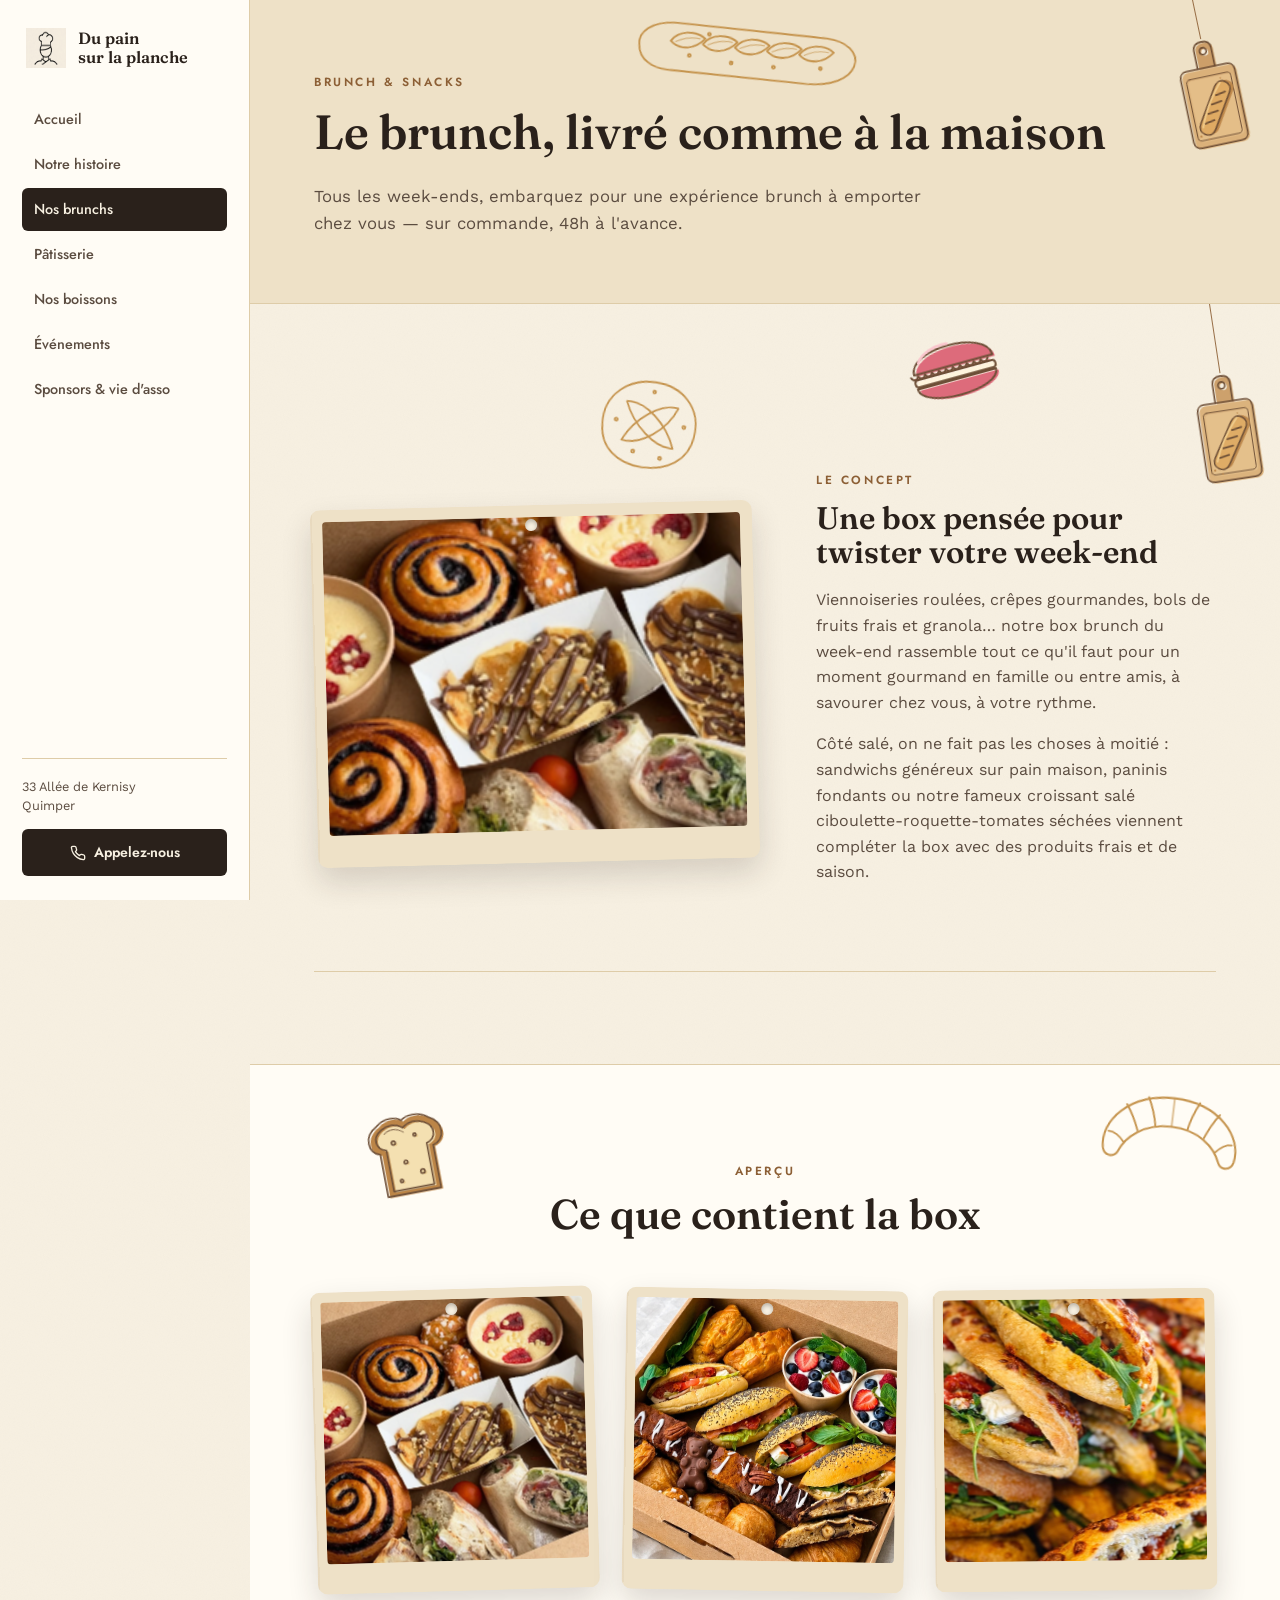
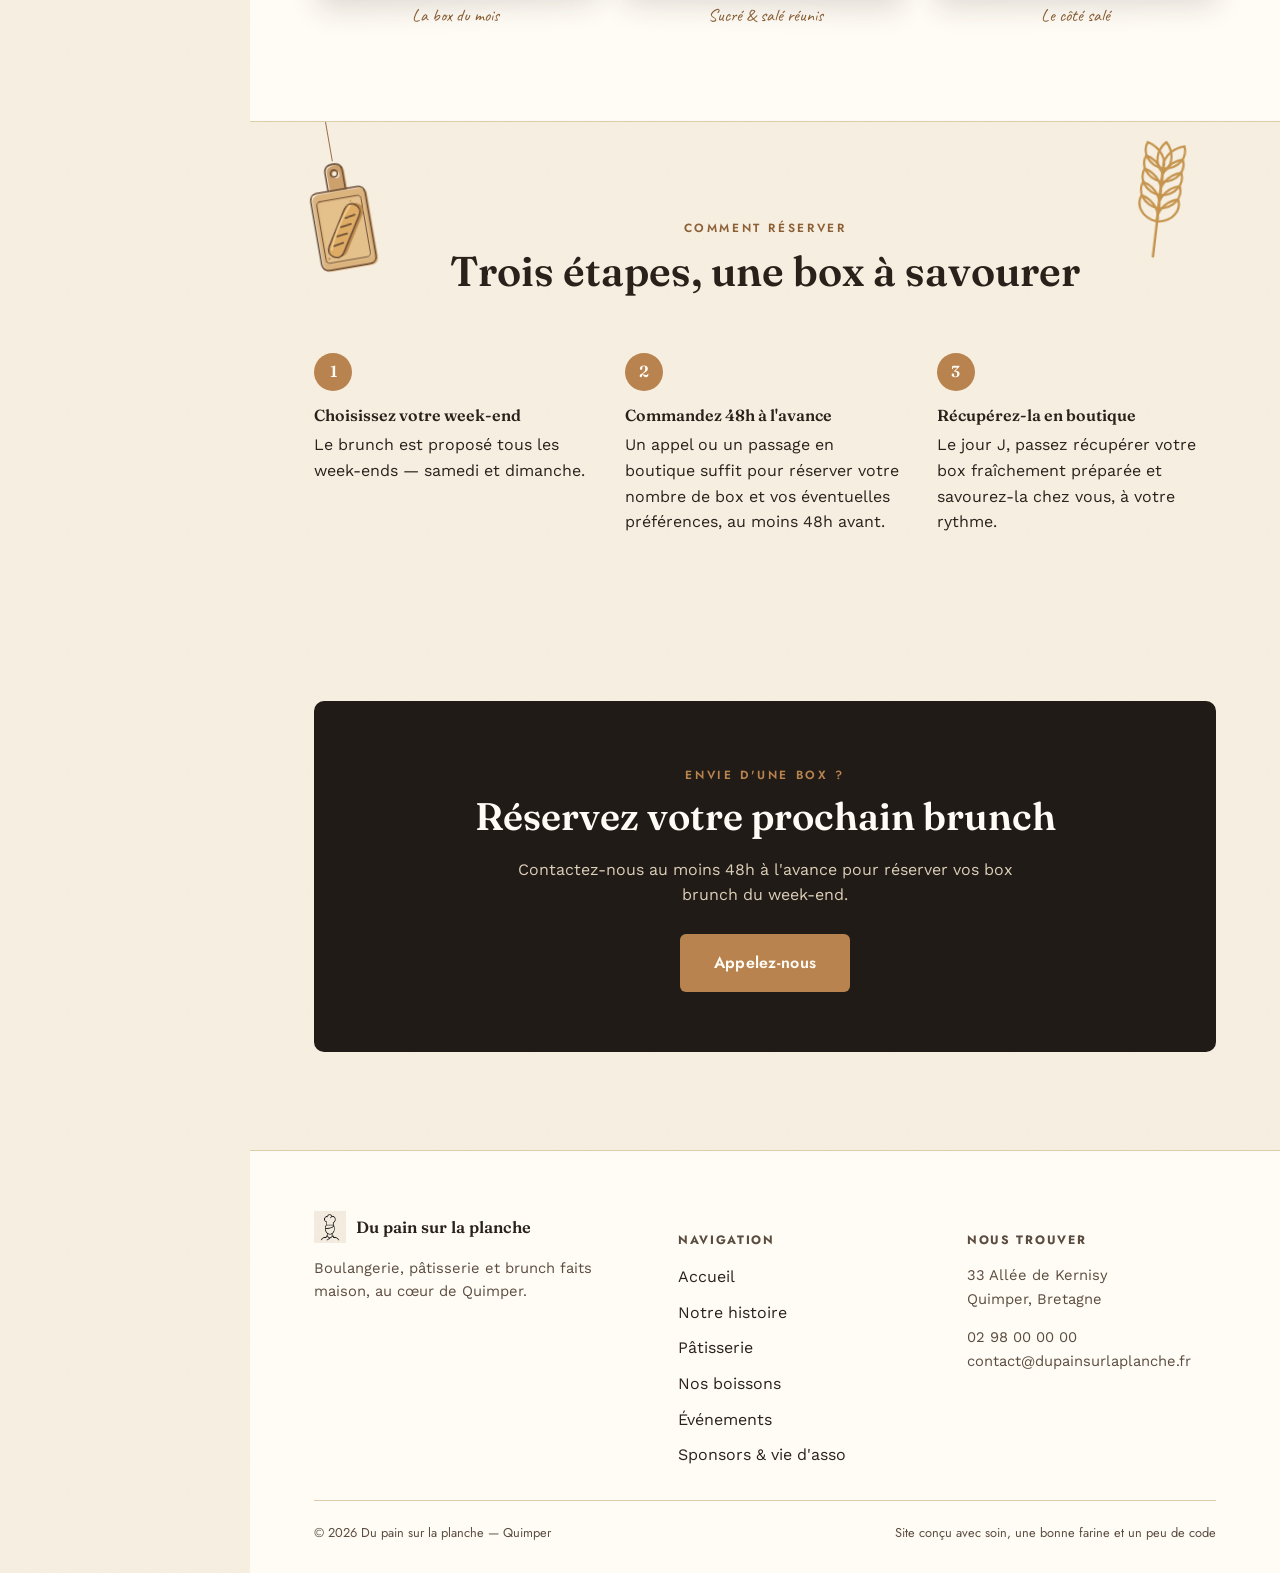
<file: nos-brunchs.html>
<!doctype html>
<html lang="fr">
<head>
<meta charset="UTF-8">
<meta name="viewport" content="width=device-width, initial-scale=1.0">
<title>Nos brunchs — Du pain sur la planche</title>
<meta name="description" content="Tous les week-ends, notre box brunch à emporter réunit viennoiseries roulées, crêpes gourmandes, fruits frais et granola. Commande 48h à l'avance.">
<link rel="icon" href="images/logo.png" type="image/png">
<link rel="stylesheet" href="css/style.css">
</head>
<body>
<div class="sidebar-backdrop"></div>
<div class="app">

  <aside class="sidebar">
    <button class="sidebar-close" aria-label="Fermer le menu">&times;</button>
    <div class="sidebar-brand">
      <img src="images/logo.png" alt="Logo Du pain sur la planche">
      <span class="brand-name">Du pain<br>sur la planche</span>
    </div>
    <nav class="sidebar-nav">
      <ul>
        <li><a href="index.html">Accueil</a></li>
        <li><a href="notre-histoire.html">Notre histoire</a></li>
        <li><a href="nos-brunchs.html" class="active">Nos brunchs</a></li>
        <li><a href="patisserie.html">Pâtisserie</a></li>
        <li><a href="boissons.html">Nos boissons</a></li>
        <li><a href="evenements.html">Événements</a></li>
        <li><a href="sponsors.html">Sponsors &amp; vie d'asso</a></li>
      </ul>
    </nav>
    <div class="sidebar-cta">
      <p class="sidebar-address">33 Allée de Kernisy<br>Quimper</p>
      <a class="btn-call-sidebar" href="tel:+33298000000">
        <svg width="16" height="16" viewBox="0 0 24 24" fill="none" stroke="currentColor" stroke-width="2" stroke-linecap="round" stroke-linejoin="round"><path d="M22 16.92v3a2 2 0 0 1-2.18 2 19.79 19.79 0 0 1-8.63-3.07 19.5 19.5 0 0 1-6-6 19.79 19.79 0 0 1-3.07-8.67A2 2 0 0 1 4.11 2h3a2 2 0 0 1 2 1.72c.127.96.361 1.903.7 2.81a2 2 0 0 1-.45 2.11L8.09 9.91a16 16 0 0 0 6 6l1.27-1.27a2 2 0 0 1 2.11-.45c.907.339 1.85.573 2.81.7A2 2 0 0 1 22 16.92z"/></svg>
        Appelez-nous
      </a>
    </div>
  </aside>

  <div class="main">
    <header class="topbar">
      <div class="topbar-brand">
        <img src="images/logo.png" alt="Logo Du pain sur la planche">
        <span>Du pain sur la planche</span>
      </div>
      <button class="menu-toggle" aria-label="Ouvrir le menu"><span></span></button>
    </header>

    <section class="page-header">
      <div class="container">
        <span class="eyebrow">Brunch &amp; snacks</span>
        <h1>Le brunch, livré comme à la maison</h1>
        <p>Tous les week-ends, embarquez pour une expérience brunch à emporter chez vous — sur commande, 48h à l'avance.</p>
      </div>
    </section>

    <section class="section container">
      <div class="concept">
        <div class="concept-media">
          <div class="plank"><img src="images/brunch/image10.png" alt="Box brunch avec viennoiseries roulées, bols de fruits et crêpes garnies"></div>
        </div>
        <div class="concept-text">
          <span class="eyebrow">Le concept</span>
          <h3>Une box pensée pour twister votre week-end</h3>
          <p>Viennoiseries roulées, crêpes gourmandes, bols de fruits frais et granola… notre box brunch du week-end rassemble tout ce qu'il faut pour un moment gourmand en famille ou entre amis, à savourer chez vous, à votre rythme.</p>
          <p>Côté salé, on ne fait pas les choses à moitié : sandwichs généreux sur pain maison, paninis fondants ou notre fameux croissant salé ciboulette-roquette-tomates séchées viennent compléter la box avec des produits frais et de saison.</p>
        </div>
      </div>
    </section>

    <section class="section section-alt">
      <div class="container">
        <div class="section-head center">
          <span class="eyebrow">Aperçu</span>
          <h2>Ce que contient la box</h2>
        </div>
        <div class="gallery">
          <figure>
            <div class="plank"><img src="images/brunch/image10.png" alt="Box brunch complète avec viennoiseries, crêpes et fruits frais"></div>
            <figcaption>La box du mois</figcaption>
          </figure>
          <figure>
            <div class="plank"><img src="images/brunch/image11.png" alt="Détail de la box brunch avec sandwichs et douceurs"></div>
            <figcaption>Sucré &amp; salé réunis</figcaption>
          </figure>
          <figure>
            <div class="plank"><img src="images/snacks/image12.png" alt="Sandwichs et paninis sur pain maison"></div>
            <figcaption>Le côté salé</figcaption>
          </figure>
        </div>
      </div>
    </section>

    <section class="section container">
      <div class="section-head center">
        <span class="eyebrow">Comment réserver</span>
        <h2>Trois étapes, une box à savourer</h2>
      </div>
      <div class="steps">
        <div class="step">
          <span class="num">1</span>
          <h4>Choisissez votre week-end</h4>
          <p>Le brunch est proposé tous les week-ends — samedi et dimanche.</p>
        </div>
        <div class="step">
          <span class="num">2</span>
          <h4>Commandez 48h à l'avance</h4>
          <p>Un appel ou un passage en boutique suffit pour réserver votre nombre de box et vos éventuelles préférences, au moins 48h avant.</p>
        </div>
        <div class="step">
          <span class="num">3</span>
          <h4>Récupérez-la en boutique</h4>
          <p>Le jour J, passez récupérer votre box fraîchement préparée et savourez-la chez vous, à votre rythme.</p>
        </div>
      </div>
    </section>

    <section class="section-tight container">
      <div class="cta-band">
        <span class="eyebrow" style="color:var(--oak)">Envie d'une box ?</span>
        <h2>Réservez votre prochain brunch</h2>
        <p>Contactez-nous au moins 48h à l'avance pour réserver vos box brunch du week-end.</p>
        <div class="btn-row">
          <a class="btn btn-primary btn-lg" href="tel:+33298000000">Appelez-nous</a>
        </div>
      </div>
    </section>

    <footer class="site-footer">
      <div class="container">
        <div class="footer-grid">
          <div class="footer-col">
            <div class="footer-brand">
              <img src="images/logo.png" alt="Logo Du pain sur la planche">
              <span>Du pain sur la planche</span>
            </div>
            <p>Boulangerie, pâtisserie et brunch faits maison, au cœur de Quimper.</p>
          </div>
          <div class="footer-col">
            <h5>Navigation</h5>
            <ul>
              <li><a href="index.html">Accueil</a></li>
              <li><a href="notre-histoire.html">Notre histoire</a></li>
              <li><a href="patisserie.html">Pâtisserie</a></li>
              <li><a href="boissons.html">Nos boissons</a></li>
              <li><a href="evenements.html">Événements</a></li>
              <li><a href="sponsors.html">Sponsors &amp; vie d'asso</a></li>
            </ul>
          </div>
          <div class="footer-col">
            <h5>Nous trouver</h5>
            <p>33 Allée de Kernisy<br>Quimper, Bretagne</p>
            <p><a href="tel:+33298000000">02 98 00 00 00</a><br><a href="mailto:contact@dupainsurlaplanche.fr">contact@dupainsurlaplanche.fr</a></p>
          </div>
        </div>
        <div class="footer-bottom">
          <span>&copy; 2026 Du pain sur la planche — Quimper</span>
          <span>Site conçu avec soin, une bonne farine et un peu de code</span>
        </div>
      </div>
    </footer>
  </div>
</div>
<script src="js/main.js"></script>
</body>
</html>
</file>
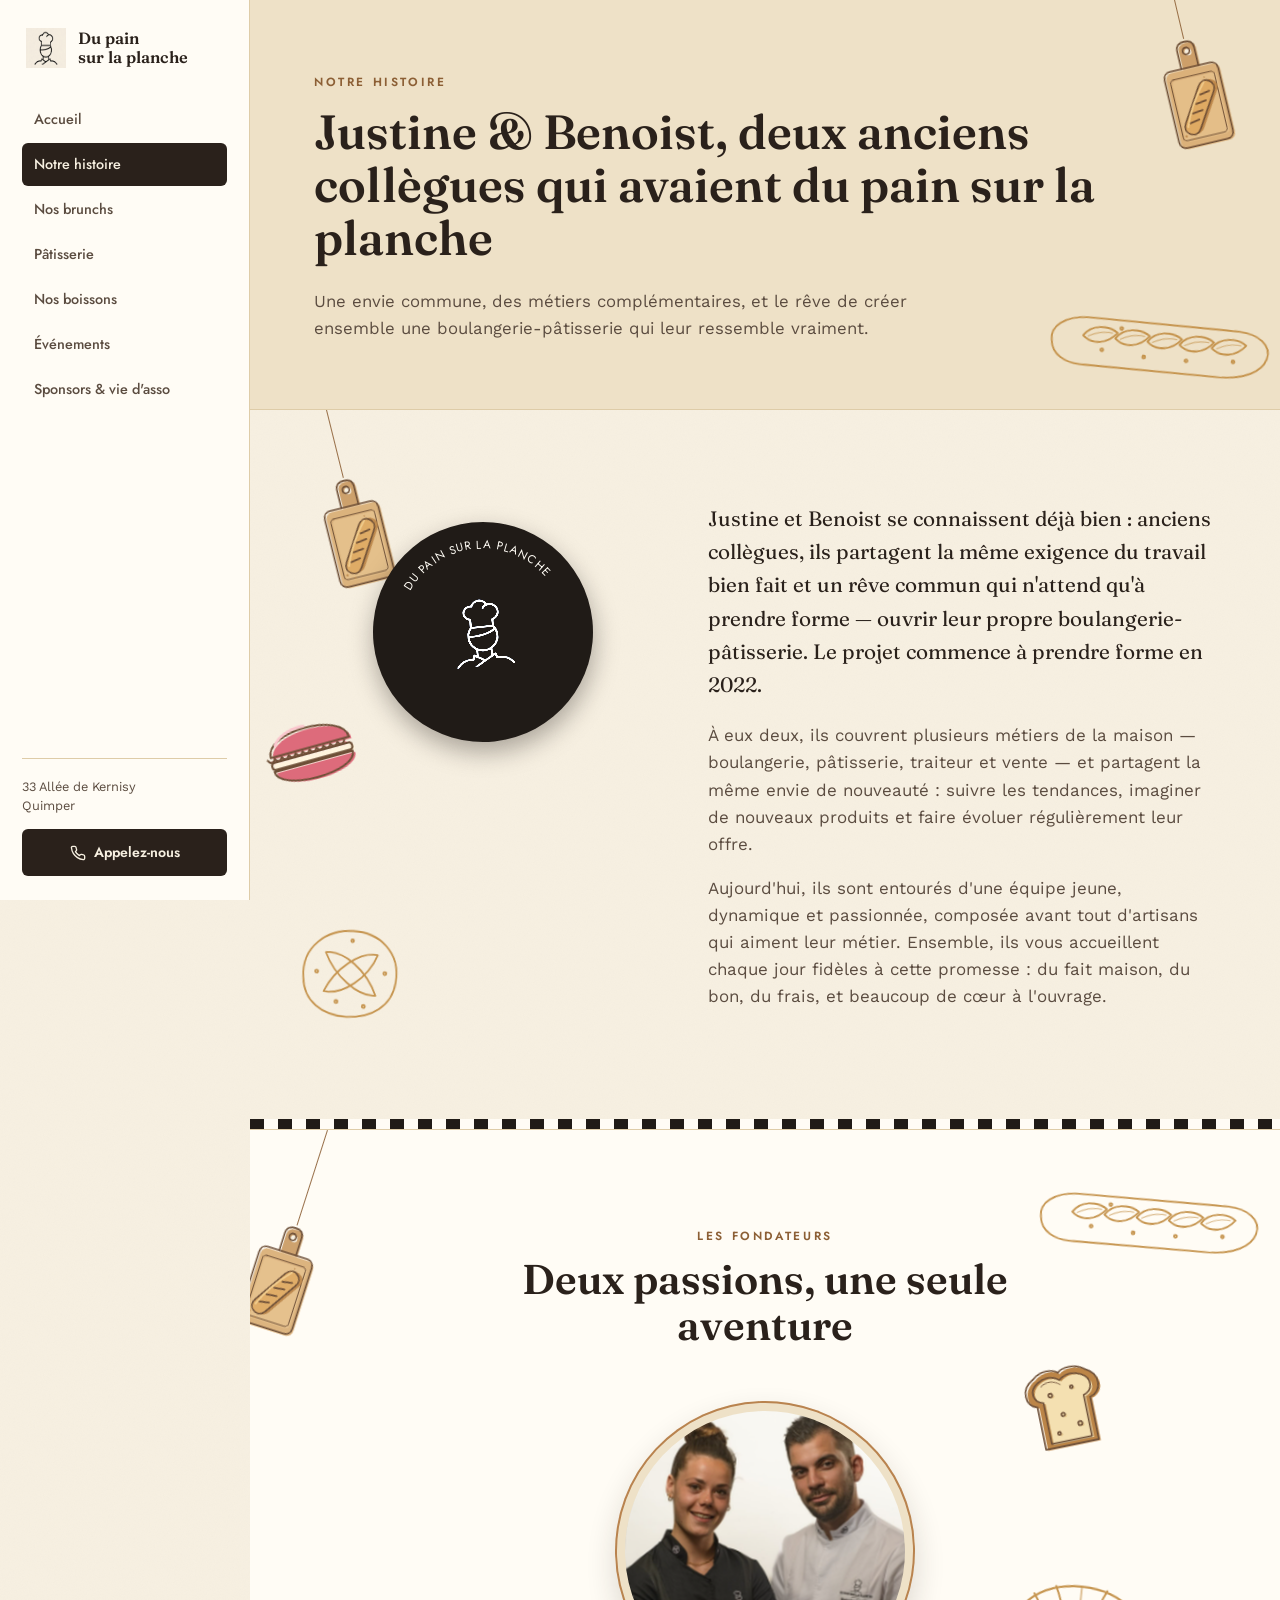
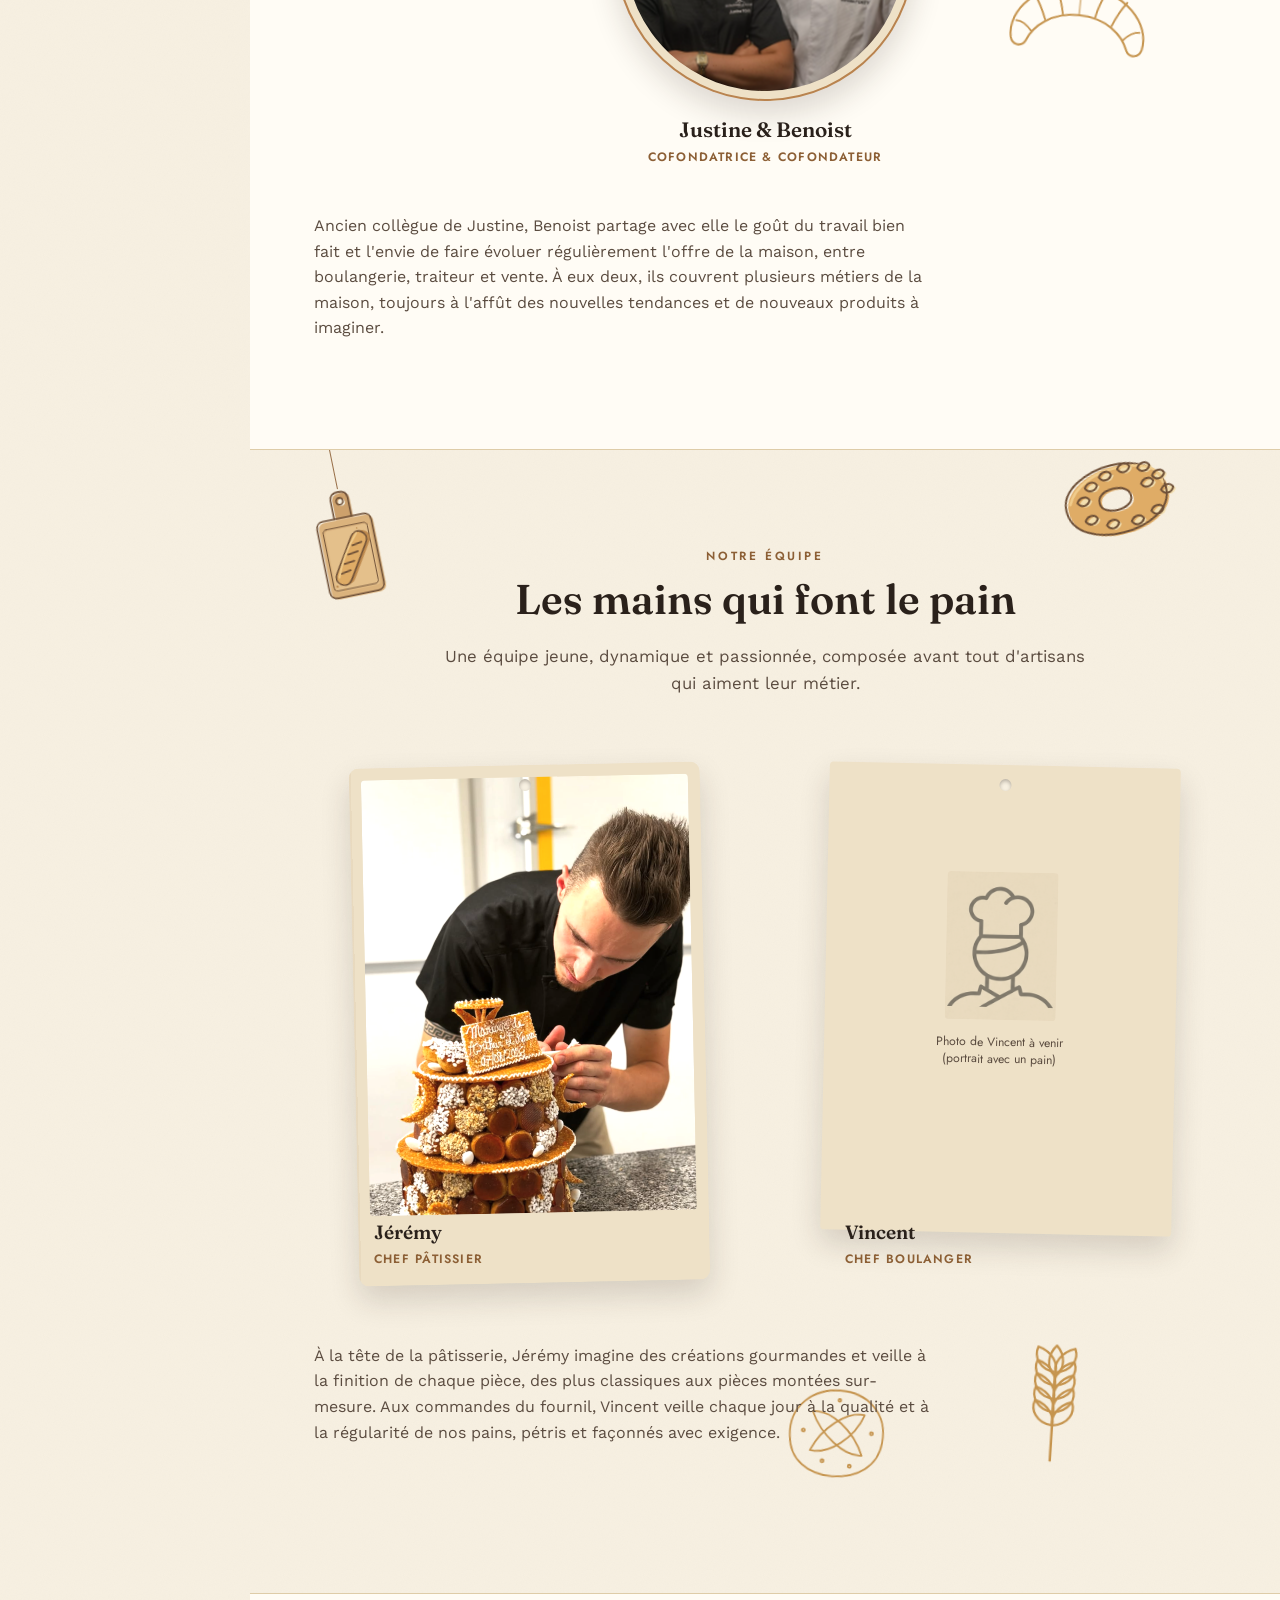
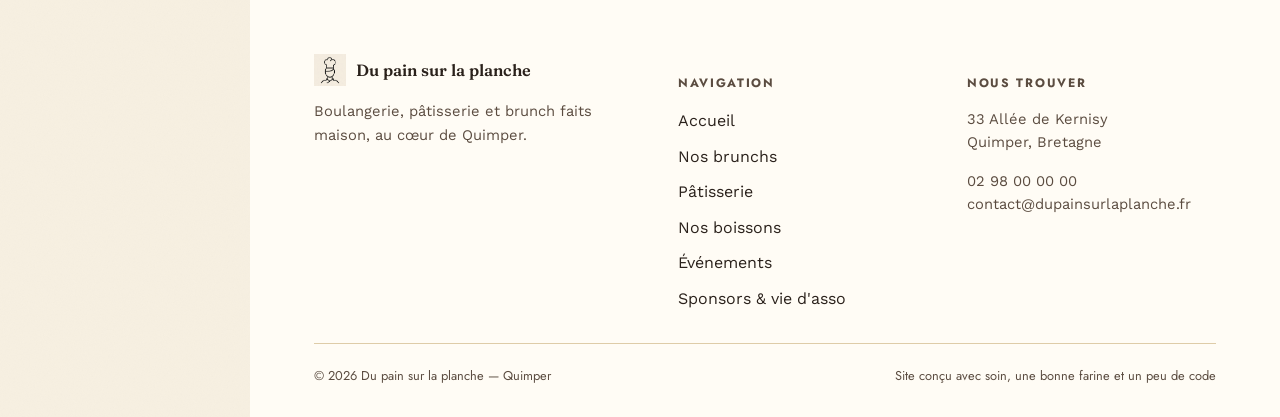
<file: notre-histoire.html>
<!doctype html>
<html lang="fr">
<head>
<meta charset="UTF-8">
<meta name="viewport" content="width=device-width, initial-scale=1.0">
<title>Notre histoire — Du pain sur la planche</title>
<meta name="description" content="Justine & Benoist, anciens collègues devenus associés, ont réalisé leur rêve commun en ouvrant Du pain sur la planche. Découvrez leur histoire et leur équipe.">
<link rel="icon" href="images/logo.png" type="image/png">
<link rel="stylesheet" href="css/style.css">
</head>
<body>
<!-- Portraits de Jérémy et Vincent à venir (voir DESIGN.md) : le sceau du chef fait office de portrait en attendant. -->
<div class="sidebar-backdrop"></div>
<div class="app">

  <aside class="sidebar">
    <button class="sidebar-close" aria-label="Fermer le menu">&times;</button>
    <div class="sidebar-brand">
      <img src="images/logo.png" alt="Logo Du pain sur la planche">
      <span class="brand-name">Du pain<br>sur la planche</span>
    </div>
    <nav class="sidebar-nav">
      <ul>
        <li><a href="index.html">Accueil</a></li>
        <li><a href="notre-histoire.html" class="active">Notre histoire</a></li>
        <li><a href="nos-brunchs.html">Nos brunchs</a></li>
        <li><a href="patisserie.html">Pâtisserie</a></li>
        <li><a href="boissons.html">Nos boissons</a></li>
        <li><a href="evenements.html">Événements</a></li>
        <li><a href="sponsors.html">Sponsors &amp; vie d'asso</a></li>
      </ul>
    </nav>
    <div class="sidebar-cta">
      <p class="sidebar-address">33 Allée de Kernisy<br>Quimper</p>
      <a class="btn-call-sidebar" href="tel:+33298000000">
        <svg width="16" height="16" viewBox="0 0 24 24" fill="none" stroke="currentColor" stroke-width="2" stroke-linecap="round" stroke-linejoin="round"><path d="M22 16.92v3a2 2 0 0 1-2.18 2 19.79 19.79 0 0 1-8.63-3.07 19.5 19.5 0 0 1-6-6 19.79 19.79 0 0 1-3.07-8.67A2 2 0 0 1 4.11 2h3a2 2 0 0 1 2 1.72c.127.96.361 1.903.7 2.81a2 2 0 0 1-.45 2.11L8.09 9.91a16 16 0 0 0 6 6l1.27-1.27a2 2 0 0 1 2.11-.45c.907.339 1.85.573 2.81.7A2 2 0 0 1 22 16.92z"/></svg>
        Appelez-nous
      </a>
    </div>
  </aside>

  <div class="main">
    <header class="topbar">
      <div class="topbar-brand">
        <img src="images/logo.png" alt="Logo Du pain sur la planche">
        <span>Du pain sur la planche</span>
      </div>
      <button class="menu-toggle" aria-label="Ouvrir le menu"><span></span></button>
    </header>

    <section class="page-header">
      <div class="container">
        <span class="eyebrow">Notre histoire</span>
        <h1>Justine &amp; Benoist, deux anciens collègues qui avaient du pain sur la planche</h1>
        <p>Une envie commune, des métiers complémentaires, et le rêve de créer ensemble une boulangerie-pâtisserie qui leur ressemble vraiment.</p>
      </div>
    </section>

    <!-- HISTOIRE : le sceau s'appose -->
    <section class="section container">
      <div class="story">
        <div class="story-seal">
          <div class="seal seal-lg seal-stamp" aria-hidden="true">
            <img src="images/logo.png" alt="">
            <svg class="seal-text" viewBox="0 0 200 200">
              <path id="sealPathHistoire" d="M 24,100 A76,76 0 0 1 176,100" fill="none"/>
              <text><textPath href="#sealPathHistoire" startOffset="50%">Du pain sur la planche</textPath></text>
            </svg>
          </div>
        </div>
        <div class="story-text">
          <p>Justine et Benoist se connaissent déjà bien : anciens collègues, ils partagent la même exigence du travail bien fait et un rêve commun qui n'attend qu'à prendre forme — ouvrir leur propre boulangerie-pâtisserie. Le projet commence à prendre forme en 2022.</p>
          <p>À eux deux, ils couvrent plusieurs métiers de la maison — boulangerie, pâtisserie, traiteur et vente — et partagent la même envie de nouveauté : suivre les tendances, imaginer de nouveaux produits et faire évoluer régulièrement leur offre.</p>
          <p>Aujourd'hui, ils sont entourés d'une équipe jeune, dynamique et passionnée, composée avant tout d'artisans qui aiment leur métier. Ensemble, ils vous accueillent chaque jour fidèles à cette promesse : du fait maison, du bon, du frais, et beaucoup de cœur à l'ouvrage.</p>
        </div>
      </div>
    </section>

    <div class="stripe-frieze" aria-hidden="true"></div>

    <!-- FONDATEURS -->
    <section class="section section-alt">
      <div class="container">
        <div class="section-head center">
          <span class="eyebrow">Les fondateurs</span>
          <h2>Deux passions, une seule aventure</h2>
        </div>
        <figure class="founder-duo">
          <div class="duo-photo"><img src="images/instagram/justine-benoist.png" alt="Justine et Benoist, cofondateurs, bras croisés en tenue de boulangerie" loading="lazy"></div>
          <figcaption><h4>Justine &amp; Benoist</h4><span class="role">Cofondatrice &amp; cofondateur</span></figcaption>
        </figure>
        <p class="team-note">Ancien collègue de Justine, Benoist partage avec elle le goût du travail bien fait et l'envie de faire évoluer régulièrement l'offre de la maison, entre boulangerie, traiteur et vente. À eux deux, ils couvrent plusieurs métiers de la maison, toujours à l'affût des nouvelles tendances et de nouveaux produits à imaginer.</p>
      </div>
    </section>

    <!-- EQUIPE -->
    <section class="section container">
      <div class="section-head center">
        <span class="eyebrow">Notre équipe</span>
        <h2>Les mains qui font le pain</h2>
        <p>Une équipe jeune, dynamique et passionnée, composée avant tout d'artisans qui aiment leur métier.</p>
      </div>
      <div class="founders">
        <figure class="founder">
          <div class="plank">
            <img src="images/instagram/jeremy-piece-montee.png" alt="Jérémy, chef pâtissier, finit une pièce montée de mariage" loading="lazy">
          </div>
          <figcaption>
            <h4>Jérémy</h4>
            <span class="role">Chef pâtissier</span>
          </figcaption>
        </figure>
        <figure class="founder">
          <div class="plank founder-placeholder">
            <img class="mascot-ph" src="images/logo.png" alt="">
            <span>Photo de Vincent à venir<br>(portrait avec un pain)</span>
          </div>
          <figcaption>
            <h4>Vincent</h4>
            <span class="role">Chef boulanger</span>
          </figcaption>
        </figure>
      </div>
      <p class="team-note">À la tête de la pâtisserie, Jérémy imagine des créations gourmandes et veille à la finition de chaque pièce, des plus classiques aux pièces montées sur-mesure. Aux commandes du fournil, Vincent veille chaque jour à la qualité et à la régularité de nos pains, pétris et façonnés avec exigence.</p>
    </section>

    <footer class="site-footer">
      <div class="container">
        <div class="footer-grid">
          <div class="footer-col">
            <div class="footer-brand">
              <img src="images/logo.png" alt="Logo Du pain sur la planche">
              <span>Du pain sur la planche</span>
            </div>
            <p>Boulangerie, pâtisserie et brunch faits maison, au cœur de Quimper.</p>
          </div>
          <div class="footer-col">
            <h5>Navigation</h5>
            <ul>
              <li><a href="index.html">Accueil</a></li>
              <li><a href="nos-brunchs.html">Nos brunchs</a></li>
              <li><a href="patisserie.html">Pâtisserie</a></li>
              <li><a href="boissons.html">Nos boissons</a></li>
              <li><a href="evenements.html">Événements</a></li>
              <li><a href="sponsors.html">Sponsors &amp; vie d'asso</a></li>
            </ul>
          </div>
          <div class="footer-col">
            <h5>Nous trouver</h5>
            <p>33 Allée de Kernisy<br>Quimper, Bretagne</p>
            <p><a href="tel:+33298000000">02 98 00 00 00</a><br><a href="mailto:contact@dupainsurlaplanche.fr">contact@dupainsurlaplanche.fr</a></p>
          </div>
        </div>
        <div class="footer-bottom">
          <span>&copy; 2026 Du pain sur la planche — Quimper</span>
          <span>Site conçu avec soin, une bonne farine et un peu de code</span>
        </div>
      </div>
    </footer>
  </div>
</div>
<script src="js/main.js"></script>
</body>
</html>
</file>
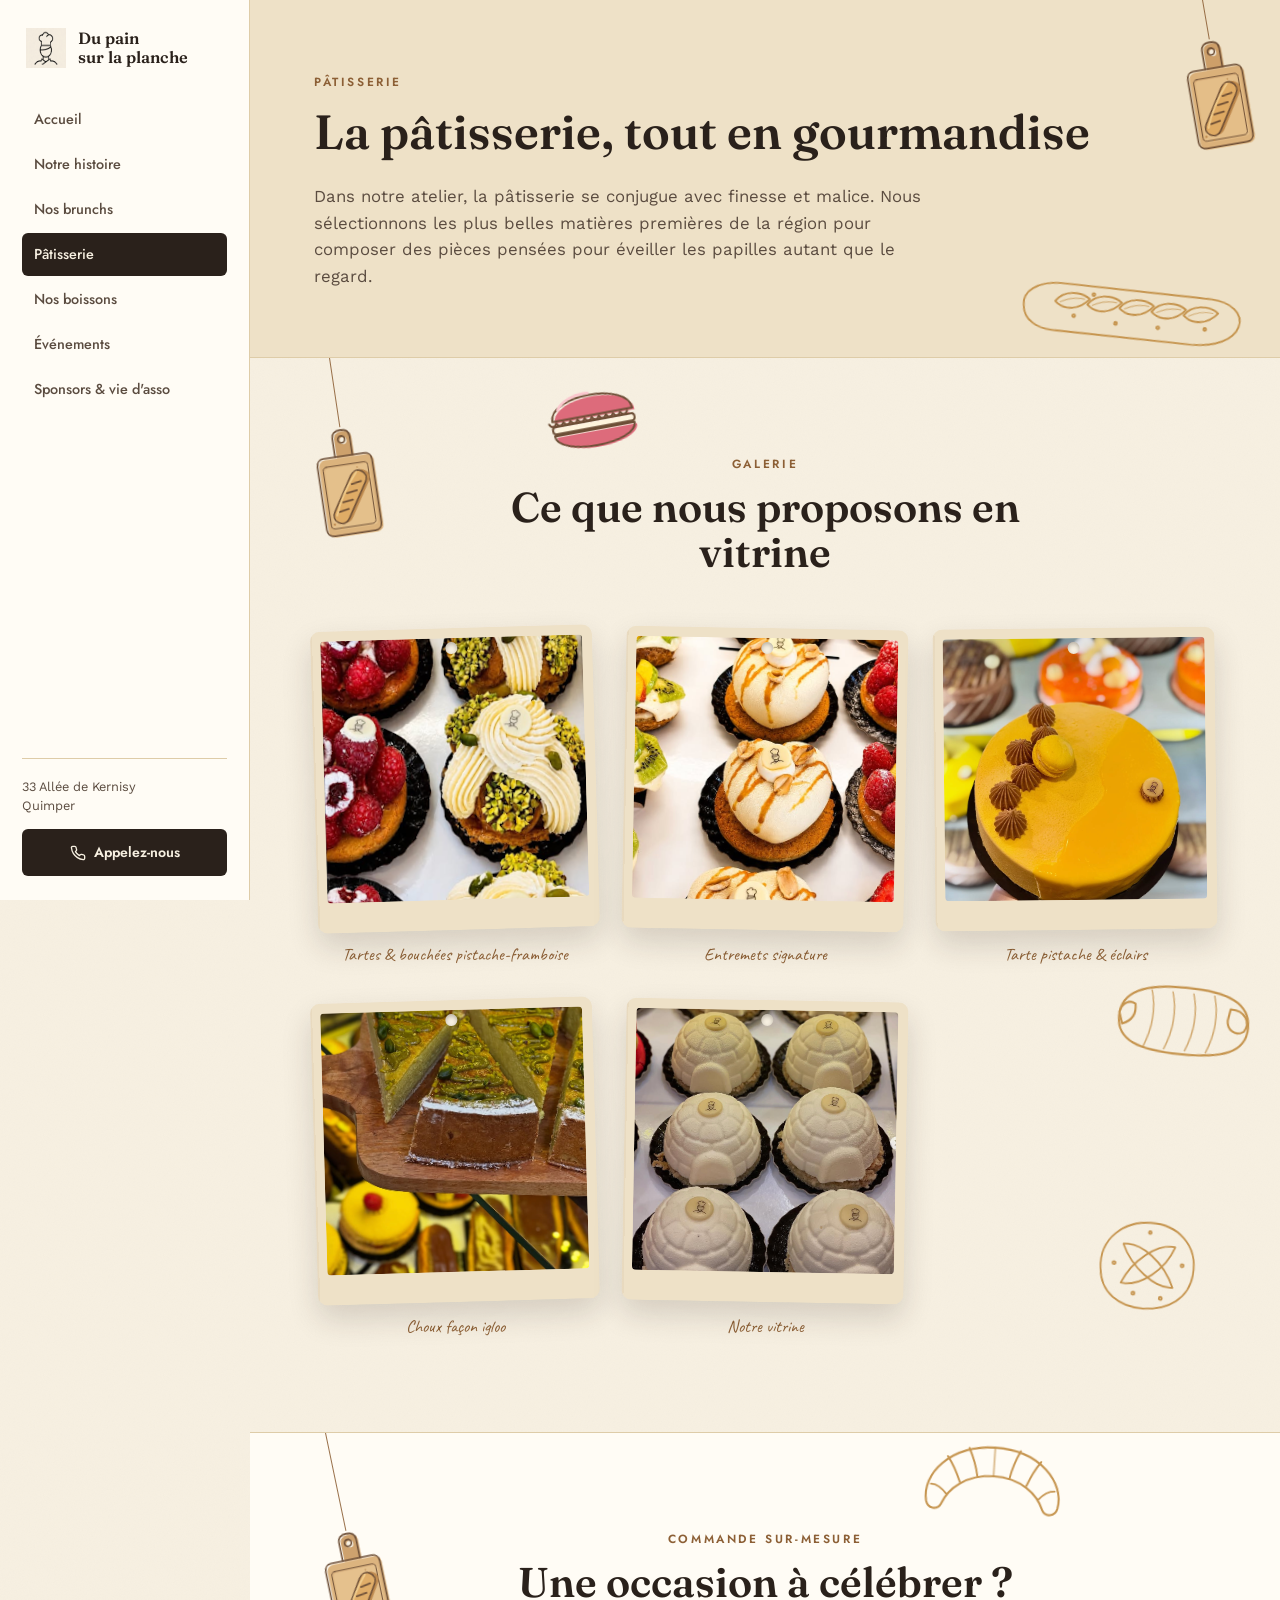
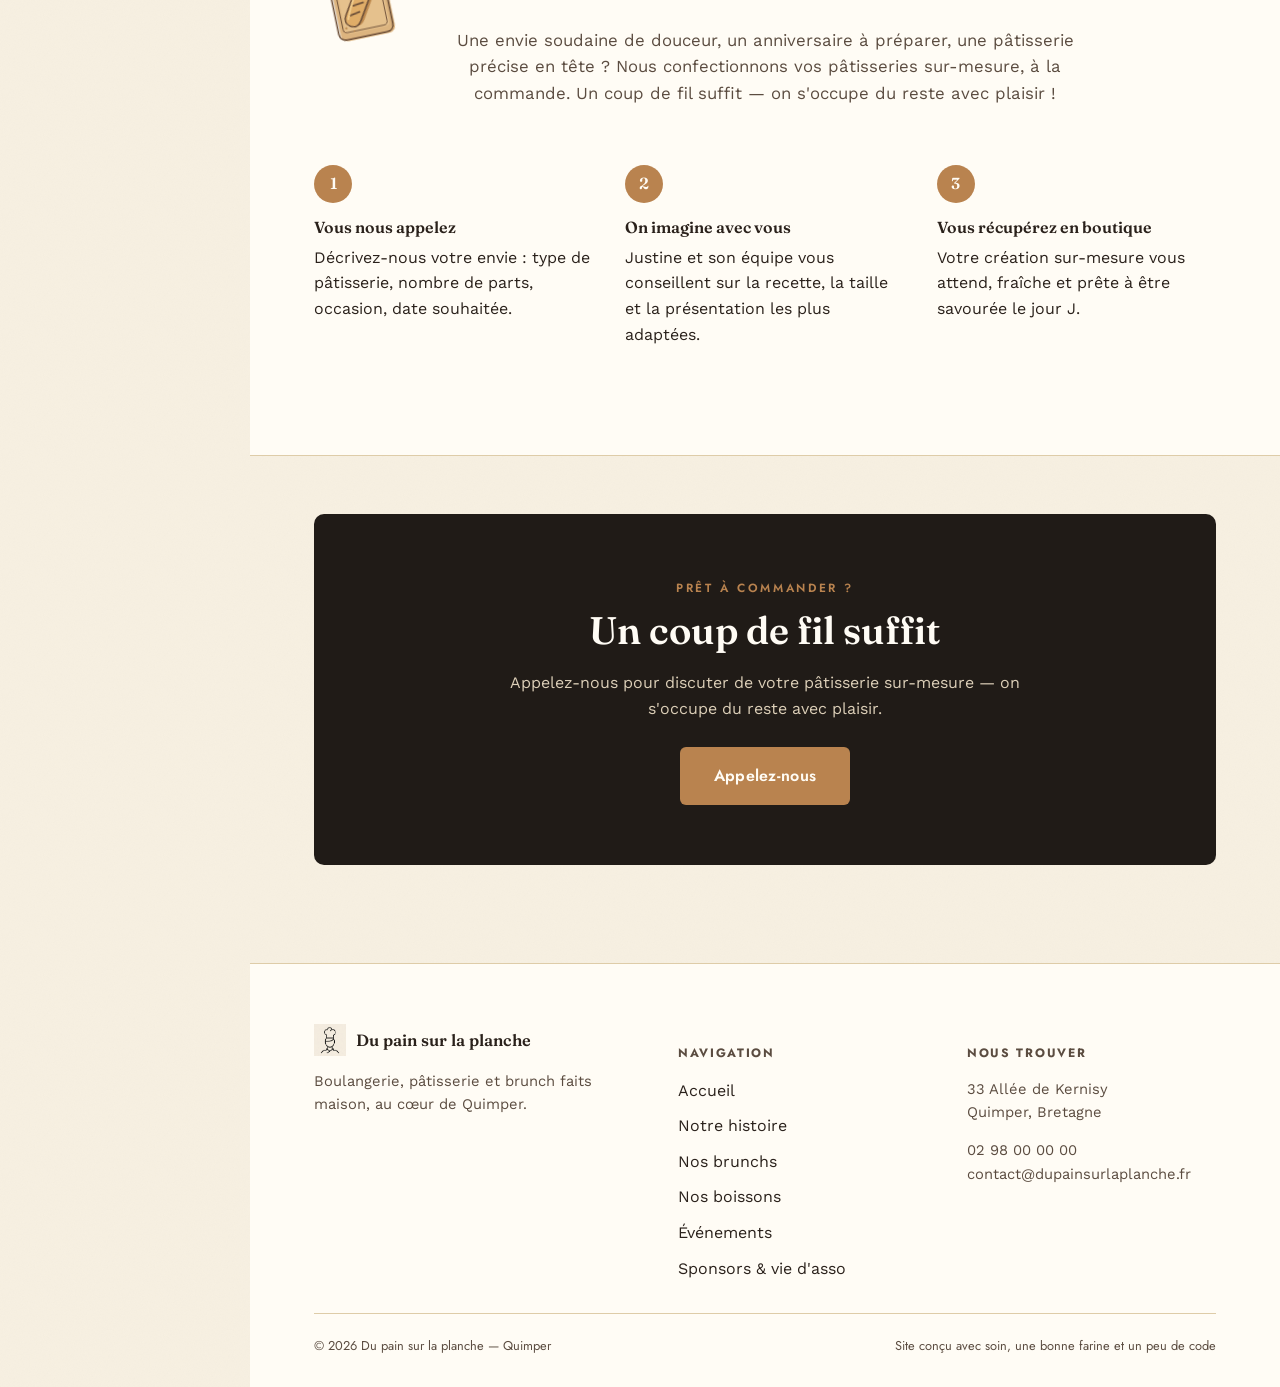
<file: patisserie.html>
<!doctype html>
<html lang="fr">
<head>
<meta charset="UTF-8">
<meta name="viewport" content="width=device-width, initial-scale=1.0">
<title>Pâtisserie — Du pain sur la planche</title>
<meta name="description" content="Tartes fruitées, bouchées pistache-framboise, éclairs et paris-brest : découvrez notre galerie de pâtisseries et comment commander une création sur-mesure.">
<link rel="icon" href="images/logo.png" type="image/png">
<link rel="stylesheet" href="css/style.css">
</head>
<body>
<div class="sidebar-backdrop"></div>
<div class="app">

  <aside class="sidebar">
    <button class="sidebar-close" aria-label="Fermer le menu">&times;</button>
    <div class="sidebar-brand">
      <img src="images/logo.png" alt="Logo Du pain sur la planche">
      <span class="brand-name">Du pain<br>sur la planche</span>
    </div>
    <nav class="sidebar-nav">
      <ul>
        <li><a href="index.html">Accueil</a></li>
        <li><a href="notre-histoire.html">Notre histoire</a></li>
        <li><a href="nos-brunchs.html">Nos brunchs</a></li>
        <li><a href="patisserie.html" class="active">Pâtisserie</a></li>
        <li><a href="boissons.html">Nos boissons</a></li>
        <li><a href="evenements.html">Événements</a></li>
        <li><a href="sponsors.html">Sponsors &amp; vie d'asso</a></li>
      </ul>
    </nav>
    <div class="sidebar-cta">
      <p class="sidebar-address">33 Allée de Kernisy<br>Quimper</p>
      <a class="btn-call-sidebar" href="tel:+33298000000">
        <svg width="16" height="16" viewBox="0 0 24 24" fill="none" stroke="currentColor" stroke-width="2" stroke-linecap="round" stroke-linejoin="round"><path d="M22 16.92v3a2 2 0 0 1-2.18 2 19.79 19.79 0 0 1-8.63-3.07 19.5 19.5 0 0 1-6-6 19.79 19.79 0 0 1-3.07-8.67A2 2 0 0 1 4.11 2h3a2 2 0 0 1 2 1.72c.127.96.361 1.903.7 2.81a2 2 0 0 1-.45 2.11L8.09 9.91a16 16 0 0 0 6 6l1.27-1.27a2 2 0 0 1 2.11-.45c.907.339 1.85.573 2.81.7A2 2 0 0 1 22 16.92z"/></svg>
        Appelez-nous
      </a>
    </div>
  </aside>

  <div class="main">
    <header class="topbar">
      <div class="topbar-brand">
        <img src="images/logo.png" alt="Logo Du pain sur la planche">
        <span>Du pain sur la planche</span>
      </div>
      <button class="menu-toggle" aria-label="Ouvrir le menu"><span></span></button>
    </header>

    <section class="page-header">
      <div class="container">
        <span class="eyebrow">Pâtisserie</span>
        <h1>La pâtisserie, tout en gourmandise</h1>
        <p>Dans notre atelier, la pâtisserie se conjugue avec finesse et malice. Nous sélectionnons les plus belles matières premières de la région pour composer des pièces pensées pour éveiller les papilles autant que le regard.</p>
      </div>
    </section>

    <!-- GALERIE -->
    <section class="section container">
      <div class="section-head center">
        <span class="eyebrow">Galerie</span>
        <h2>Ce que nous proposons en vitrine</h2>
      </div>
      <div class="gallery">
        <figure>
          <div class="plank"><img src="images/patisserie/image1.png" alt="Tartes aux fruits et bouchées pistache-framboise"></div>
          <figcaption>Tartes &amp; bouchées pistache-framboise</figcaption>
        </figure>
        <figure>
          <div class="plank"><img src="images/patisserie/image6.png" alt="Entremets glacage jaune décoré de choux et macaron"></div>
          <figcaption>Entremets signature</figcaption>
        </figure>
        <figure>
          <div class="plank"><img src="images/patisserie/image7.png" alt="Parts de tarte pistache sur planche en bois, éclairs en fond"></div>
          <figcaption>Tarte pistache &amp; éclairs</figcaption>
        </figure>
        <figure>
          <div class="plank"><img src="images/patisserie/image8.png" alt="Choux façon igloo garnis de crème et posés sur sablé breton"></div>
          <figcaption>Choux façon igloo</figcaption>
        </figure>
        <figure>
          <div class="plank"><img src="images/patisserie/image9.png" alt="Vitrine de pâtisseries variées de la boulangerie"></div>
          <figcaption>Notre vitrine</figcaption>
        </figure>
      </div>
    </section>

    <!-- COMMANDE -->
    <section class="section section-alt">
      <div class="container">
        <div class="section-head center">
          <span class="eyebrow">Commande sur-mesure</span>
          <h2>Une occasion à célébrer ?</h2>
          <p>Une envie soudaine de douceur, un anniversaire à préparer, une pâtisserie précise en tête ? Nous confectionnons vos pâtisseries sur-mesure, à la commande. Un coup de fil suffit — on s'occupe du reste avec plaisir !</p>
        </div>
        <div class="steps">
          <div class="step">
            <span class="num">1</span>
            <h4>Vous nous appelez</h4>
            <p>Décrivez-nous votre envie : type de pâtisserie, nombre de parts, occasion, date souhaitée.</p>
          </div>
          <div class="step">
            <span class="num">2</span>
            <h4>On imagine avec vous</h4>
            <p>Justine et son équipe vous conseillent sur la recette, la taille et la présentation les plus adaptées.</p>
          </div>
          <div class="step">
            <span class="num">3</span>
            <h4>Vous récupérez en boutique</h4>
            <p>Votre création sur-mesure vous attend, fraîche et prête à être savourée le jour J.</p>
          </div>
        </div>
      </div>
    </section>

    <section class="section-tight container">
      <div class="cta-band">
        <span class="eyebrow" style="color:var(--oak)">Prêt à commander ?</span>
        <h2>Un coup de fil suffit</h2>
        <p>Appelez-nous pour discuter de votre pâtisserie sur-mesure — on s'occupe du reste avec plaisir.</p>
        <div class="btn-row">
          <a class="btn btn-primary btn-lg" href="tel:+33298000000">Appelez-nous</a>
        </div>
      </div>
    </section>

    <footer class="site-footer">
      <div class="container">
        <div class="footer-grid">
          <div class="footer-col">
            <div class="footer-brand">
              <img src="images/logo.png" alt="Logo Du pain sur la planche">
              <span>Du pain sur la planche</span>
            </div>
            <p>Boulangerie, pâtisserie et brunch faits maison, au cœur de Quimper.</p>
          </div>
          <div class="footer-col">
            <h5>Navigation</h5>
            <ul>
              <li><a href="index.html">Accueil</a></li>
              <li><a href="notre-histoire.html">Notre histoire</a></li>
              <li><a href="nos-brunchs.html">Nos brunchs</a></li>
              <li><a href="boissons.html">Nos boissons</a></li>
              <li><a href="evenements.html">Événements</a></li>
              <li><a href="sponsors.html">Sponsors &amp; vie d'asso</a></li>
            </ul>
          </div>
          <div class="footer-col">
            <h5>Nous trouver</h5>
            <p>33 Allée de Kernisy<br>Quimper, Bretagne</p>
            <p><a href="tel:+33298000000">02 98 00 00 00</a><br><a href="mailto:contact@dupainsurlaplanche.fr">contact@dupainsurlaplanche.fr</a></p>
          </div>
        </div>
        <div class="footer-bottom">
          <span>&copy; 2026 Du pain sur la planche — Quimper</span>
          <span>Site conçu avec soin, une bonne farine et un peu de code</span>
        </div>
      </div>
    </footer>
  </div>
</div>
<script src="js/main.js"></script>
</body>
</html>
</file>
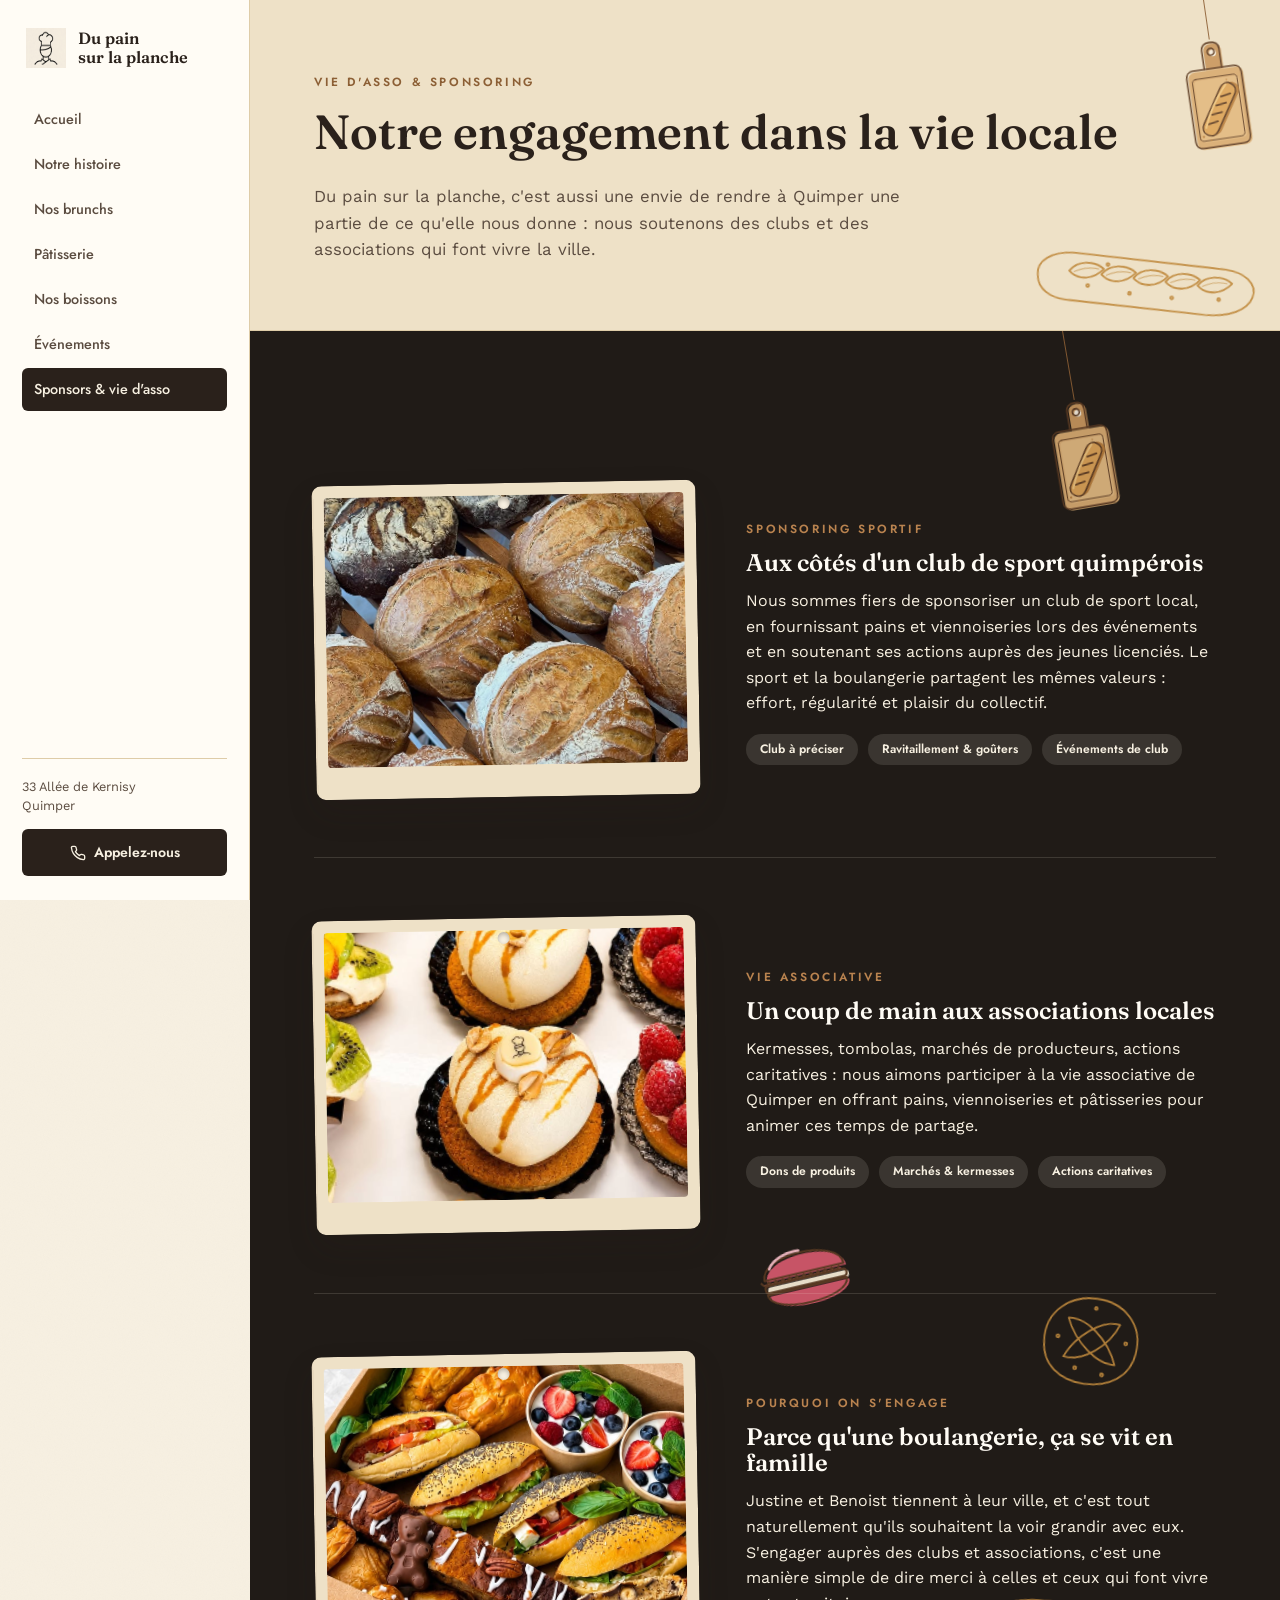
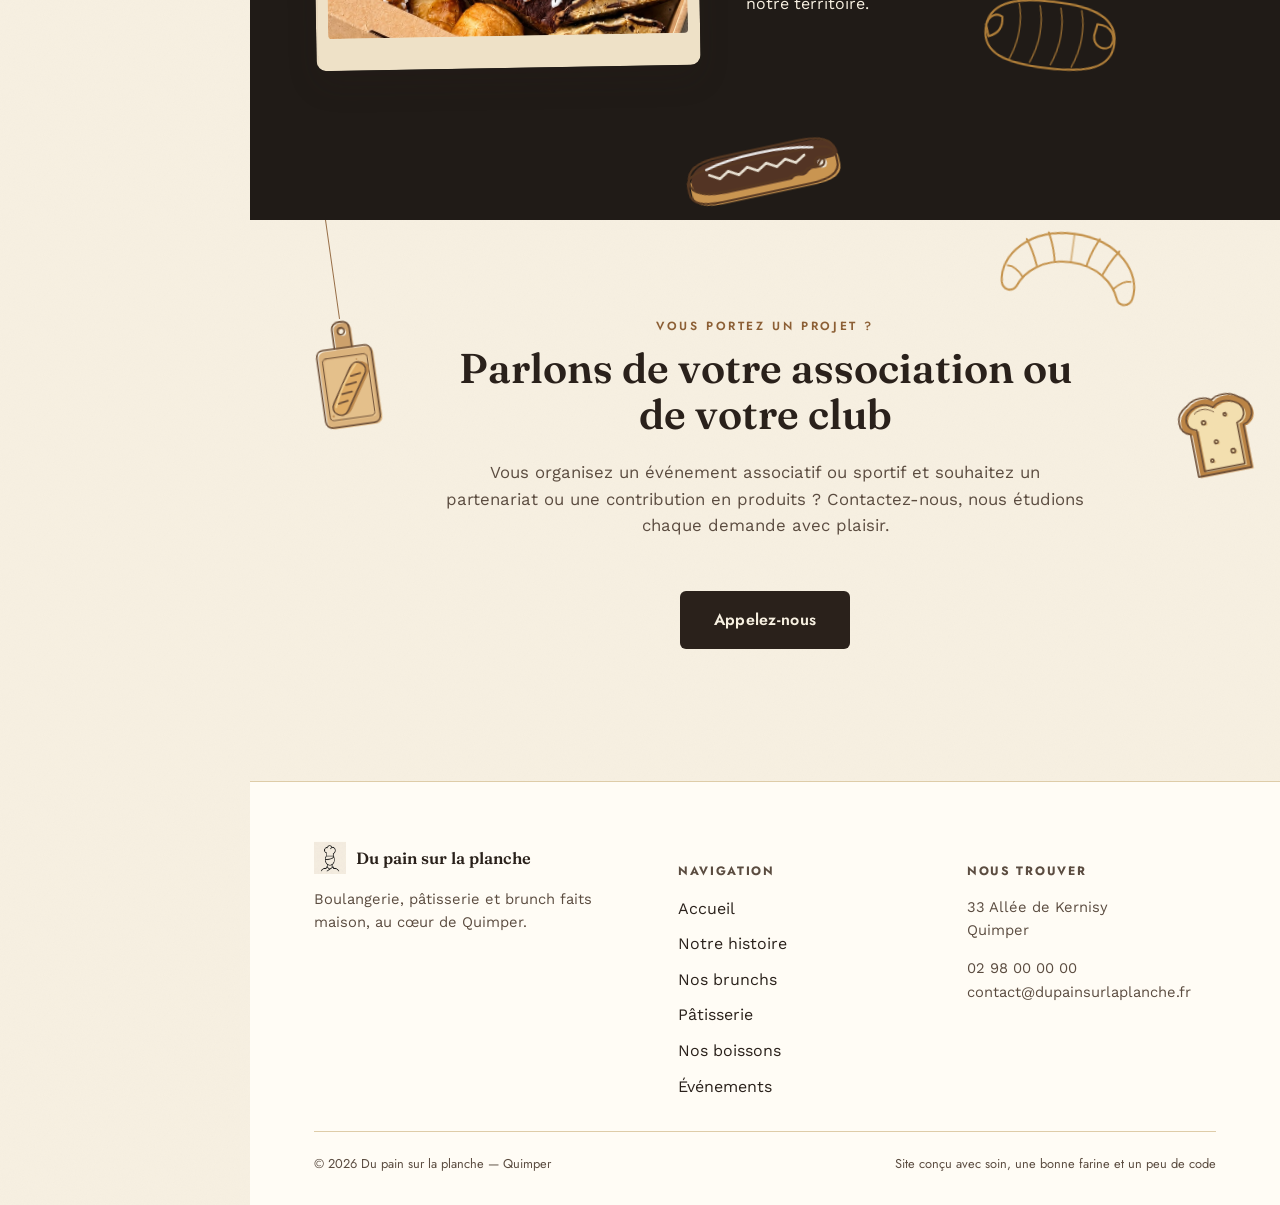
<file: sponsors.html>
<!doctype html>
<html lang="fr">
<head>
<meta charset="UTF-8">
<meta name="viewport" content="width=device-width, initial-scale=1.0">
<title>Sponsors &amp; vie d'asso — Du pain sur la planche</title>
<meta name="description" content="Notre engagement local : sponsoring d'un club de sport et soutien à des associations de la région de Quimper.">
<link rel="icon" href="images/logo.png" type="image/png">
<link rel="stylesheet" href="css/style.css">
</head>
<body>
<!-- Contenu de cette page à personnaliser avec les noms réels des clubs/associations soutenus. -->
<div class="sidebar-backdrop"></div>
<div class="app">

  <aside class="sidebar">
    <button class="sidebar-close" aria-label="Fermer le menu">&times;</button>
    <div class="sidebar-brand">
      <img src="images/logo.png" alt="Logo Du pain sur la planche">
      <span class="brand-name">Du pain<br>sur la planche</span>
    </div>
    <nav class="sidebar-nav">
      <ul>
        <li><a href="index.html">Accueil</a></li>
        <li><a href="notre-histoire.html">Notre histoire</a></li>
        <li><a href="nos-brunchs.html">Nos brunchs</a></li>
        <li><a href="patisserie.html">Pâtisserie</a></li>
        <li><a href="boissons.html">Nos boissons</a></li>
        <li><a href="evenements.html">Événements</a></li>
        <li><a href="sponsors.html" class="active">Sponsors &amp; vie d'asso</a></li>
      </ul>
    </nav>
    <div class="sidebar-cta">
      <p class="sidebar-address">33 Allée de Kernisy<br>Quimper</p>
      <a class="btn-call-sidebar" href="tel:+33298000000">
        <svg width="16" height="16" viewBox="0 0 24 24" fill="none" stroke="currentColor" stroke-width="2" stroke-linecap="round" stroke-linejoin="round"><path d="M22 16.92v3a2 2 0 0 1-2.18 2 19.79 19.79 0 0 1-8.63-3.07 19.5 19.5 0 0 1-6-6 19.79 19.79 0 0 1-3.07-8.67A2 2 0 0 1 4.11 2h3a2 2 0 0 1 2 1.72c.127.96.361 1.903.7 2.81a2 2 0 0 1-.45 2.11L8.09 9.91a16 16 0 0 0 6 6l1.27-1.27a2 2 0 0 1 2.11-.45c.907.339 1.85.573 2.81.7A2 2 0 0 1 22 16.92z"/></svg>
        Appelez-nous
      </a>
    </div>
  </aside>

  <div class="main">
    <header class="topbar">
      <div class="topbar-brand">
        <img src="images/logo.png" alt="Logo Du pain sur la planche">
        <span>Du pain sur la planche</span>
      </div>
      <button class="menu-toggle" aria-label="Ouvrir le menu"><span></span></button>
    </header>

    <section class="page-header">
      <div class="container">
        <span class="eyebrow">Vie d'asso &amp; sponsoring</span>
        <h1>Notre engagement dans la vie locale</h1>
        <p>Du pain sur la planche, c'est aussi une envie de rendre à Quimper une partie de ce qu'elle nous donne : nous soutenons des clubs et des associations qui font vivre la ville.</p>
      </div>
    </section>

    <section class="section section-dark">
      <div class="container">

        <div class="sponsor-block">
          <div class="sponsor-media">
            <div class="plank"><img src="images/pains/image4.png" alt="Pains façonnés à la main, symbole de notre engagement local"></div>
          </div>
          <div>
            <span class="eyebrow">Sponsoring sportif</span>
            <h2>Aux côtés d'un club de sport quimpérois</h2>
            <p>Nous sommes fiers de sponsoriser un club de sport local, en fournissant pains et viennoiseries lors des événements et en soutenant ses actions auprès des jeunes licenciés. Le sport et la boulangerie partagent les mêmes valeurs : effort, régularité et plaisir du collectif.</p>
            <div class="tag-row">
              <span class="tag">Club à préciser</span>
              <span class="tag">Ravitaillement &amp; goûters</span>
              <span class="tag">Événements de club</span>
            </div>
          </div>
        </div>

        <div class="sponsor-block">
          <div class="sponsor-media">
            <div class="plank"><img src="images/patisserie/image6.png" alt="Pâtisserie de la boulangerie, offerte lors d'événements associatifs"></div>
          </div>
          <div>
            <span class="eyebrow">Vie associative</span>
            <h2>Un coup de main aux associations locales</h2>
            <p>Kermesses, tombolas, marchés de producteurs, actions caritatives : nous aimons participer à la vie associative de Quimper en offrant pains, viennoiseries et pâtisseries pour animer ces temps de partage.</p>
            <div class="tag-row">
              <span class="tag">Dons de produits</span>
              <span class="tag">Marchés &amp; kermesses</span>
              <span class="tag">Actions caritatives</span>
            </div>
          </div>
        </div>

        <div class="sponsor-block">
          <div class="sponsor-media">
            <div class="plank"><img src="images/brunch/image11.png" alt="Box brunch, symbole de convivialité partagée avec la ville"></div>
          </div>
          <div>
            <span class="eyebrow">Pourquoi on s'engage</span>
            <h2>Parce qu'une boulangerie, ça se vit en famille</h2>
            <p>Justine et Benoist tiennent à leur ville, et c'est tout naturellement qu'ils souhaitent la voir grandir avec eux. S'engager auprès des clubs et associations, c'est une manière simple de dire merci à celles et ceux qui font vivre notre territoire.</p>
          </div>
        </div>

      </div>
    </section>

    <section class="section container">
      <div class="section-head center">
        <span class="eyebrow">Vous portez un projet ?</span>
        <h2>Parlons de votre association ou de votre club</h2>
        <p>Vous organisez un événement associatif ou sportif et souhaitez un partenariat ou une contribution en produits ? Contactez-nous, nous étudions chaque demande avec plaisir.</p>
      </div>
      <div style="text-align:center">
        <a class="btn btn-dark btn-lg" href="tel:+33298000000">Appelez-nous</a>
      </div>
    </section>

    <footer class="site-footer">
      <div class="container">
        <div class="footer-grid">
          <div class="footer-col">
            <div class="footer-brand">
              <img src="images/logo.png" alt="Logo Du pain sur la planche">
              <span>Du pain sur la planche</span>
            </div>
            <p>Boulangerie, pâtisserie et brunch faits maison, au cœur de Quimper.</p>
          </div>
          <div class="footer-col">
            <h5>Navigation</h5>
            <ul>
              <li><a href="index.html">Accueil</a></li>
              <li><a href="notre-histoire.html">Notre histoire</a></li>
              <li><a href="nos-brunchs.html">Nos brunchs</a></li>
              <li><a href="patisserie.html">Pâtisserie</a></li>
              <li><a href="boissons.html">Nos boissons</a></li>
              <li><a href="evenements.html">Événements</a></li>
            </ul>
          </div>
          <div class="footer-col">
            <h5>Nous trouver</h5>
            <p>33 Allée de Kernisy<br>Quimper</p>
            <p><a href="tel:+33298000000">02 98 00 00 00</a><br><a href="mailto:contact@dupainsurlaplanche.fr">contact@dupainsurlaplanche.fr</a></p>
          </div>
        </div>
        <div class="footer-bottom">
          <span>&copy; 2026 Du pain sur la planche — Quimper</span>
          <span>Site conçu avec soin, une bonne farine et un peu de code</span>
        </div>
      </div>
    </footer>
  </div>
</div>
<script src="js/main.js"></script>
</body>
</html>
</file>
<file: css/style.css>
/* ============================================================
   Du Pain sur la Planche — feuille de style commune
   Système : voir DESIGN.md à la racine du projet.
   ============================================================ */

@import url('https://fonts.googleapis.com/css2?family=Fraunces:opsz,wght@9..144,400;9..144,500;9..144,600;9..144,700;9..144,900&family=Jost:wght@400;500;600&family=Caveat:wght@600;700&family=Work+Sans:wght@400;500;600&display=swap');

:root{
  --paper:        #F7F0E1;
  --paper-2:      #EEE1C7;
  --cream-white:  #FFFCF5;
  --oak:          #B9834F;
  --oak-dark:     #8C5F35;
  --ink:          #2A211B;
  --ink-soft:     #5B4C40;
  --caramel:      #C08A3E;
  --stripe:       #201B17;
  --line:         #DECCA8;

  --font-display: 'Fraunces', Georgia, 'Times New Roman', serif;
  --font-label:   'Jost', 'Work Sans', -apple-system, BlinkMacSystemFont, 'Segoe UI', Arial, sans-serif;
  --font-body:    'Work Sans', -apple-system, BlinkMacSystemFont, 'Segoe UI', Arial, sans-serif;
  --font-brush:   'Caveat', cursive;

  --sidebar-w: 250px;
  --shadow: 0 14px 30px rgba(42, 33, 27, 0.16);
  --gutter: clamp(20px, 5vw, 72px);
}

*{ box-sizing: border-box; }
html{ scroll-behavior: smooth; }
@media (prefers-reduced-motion: reduce){
  html{ scroll-behavior: auto; }
}
body{
  margin: 0;
  font-family: var(--font-body);
  background: var(--paper);
  color: var(--ink);
  line-height: 1.6;
  -webkit-font-smoothing: antialiased;
  /* grain papier très léger */
  background-image:
    url("data:image/svg+xml,%3Csvg xmlns='http://www.w3.org/2000/svg' width='120' height='120'%3E%3Cfilter id='n'%3E%3CfeTurbulence type='fractalNoise' baseFrequency='0.85' numOctaves='2' stitchTiles='stitch'/%3E%3CfeColorMatrix type='saturate' values='0'/%3E%3C/filter%3E%3Crect width='120' height='120' filter='url(%23n)' opacity='0.035'/%3E%3C/svg%3E");
}
img{ max-width: 100%; display: block; }
a{ color: inherit; text-decoration: none; }
a:focus-visible, button:focus-visible{ outline: 2px solid var(--caramel); outline-offset: 3px; }
h1, h2, h3, h4{
  font-family: var(--font-display);
  font-weight: 600;
  line-height: 1.1;
  margin: 0 0 0.5em;
  color: var(--ink);
}
p{ margin: 0 0 1em; }
ul{ margin: 0; padding: 0; }

.eyebrow{
  font-family: var(--font-label);
  text-transform: uppercase;
  letter-spacing: 0.22em;
  font-size: 0.74rem;
  font-weight: 600;
  color: var(--oak-dark);
  margin-bottom: 0.9em;
  display: inline-block;
}
.brush{
  font-family: var(--font-brush);
  font-weight: 700;
  color: var(--caramel);
}

/* ---------------- Frise rayée (dosée, jamais en fond plein) ---------------- */
.stripe-frieze{
  height: 10px;
  background-image: repeating-linear-gradient(90deg, var(--stripe) 0 14px, var(--cream-white) 14px 28px);
}

/* ---------------- La planche : support visuel signature ---------------- */
.plank{
  position: relative;
  background: var(--paper-2);
  background-image: linear-gradient(90deg, rgba(140,95,53,0.06) 0 2px, transparent 2px 40px);
  border-radius: 10px;
  box-shadow: var(--shadow);
}
.plank::before{
  /* trou de suspension */
  content: '';
  position: absolute;
  top: 14px; left: 50%;
  width: 12px; height: 12px;
  margin-left: -6px;
  border-radius: 50%;
  background: var(--paper);
  box-shadow: inset 0 2px 4px rgba(42,33,27,0.3);
}

/* Planches de fond qui dérivent au scroll (décor, non interactif) */
.plank-field{
  position: absolute;
  inset: 0;
  overflow: hidden;
  pointer-events: none;
  z-index: 0;
}
.plank-chip{
  position: absolute;
  width: 46px;
  height: 64px;
  background: var(--oak);
  opacity: 0.16;
  border-radius: 8px;
  will-change: transform;
}
.plank-chip::before{
  content: '';
  position: absolute;
  top: 8px; left: 50%;
  width: 6px; height: 6px;
  margin-left: -3px;
  border-radius: 50%;
  background: var(--paper);
  opacity: 0.7;
}
@media (prefers-reduced-motion: reduce){
  .plank-chip{ transition: none !important; }
}

/* ---------------- Le sceau : médaillon mascotte ---------------- */
.seal{
  --seal-size: 148px;
  width: var(--seal-size);
  height: var(--seal-size);
  border-radius: 50%;
  background: var(--stripe);
  display: flex;
  align-items: center;
  justify-content: center;
  position: relative;
  flex-shrink: 0;
  box-shadow: 0 10px 24px rgba(32,27,23,0.35);
}
.seal img{
  width: 46%;
  filter: invert(1) contrast(4);
  mix-blend-mode: screen;
}
.seal svg.seal-text{
  position: absolute;
  inset: 0;
  width: 100%;
  height: 100%;
}
.seal svg.seal-text text{
  font-family: var(--font-label);
  font-size: 10.5px;
  letter-spacing: 0.1em;
  fill: var(--cream-white);
  text-transform: uppercase;
  text-anchor: middle;
}
.seal.seal-lg{ --seal-size: 220px; }
.seal.seal-stamp{
  transform: scale(0.4) rotate(-24deg);
  opacity: 0;
  transition: transform 0.6s cubic-bezier(.2,.9,.25,1.15), opacity 0.5s ease;
}
.seal.seal-stamp.is-stamped{
  transform: scale(1) rotate(-6deg);
  opacity: 1;
}
@media (prefers-reduced-motion: reduce){
  .seal.seal-stamp{ transition: none; transform: rotate(-6deg); opacity: 1; }
}

/* ---------------- Layout shell ---------------- */
.app{ display: flex; min-height: 100vh; }

/* ---------------- Sidebar ---------------- */
.sidebar{
  width: var(--sidebar-w);
  flex-shrink: 0;
  background: var(--cream-white);
  border-right: 1px solid var(--line);
  padding: 28px 22px 24px;
  position: fixed;
  top: 0; left: 0; bottom: 0;
  display: flex;
  flex-direction: column;
  z-index: 200;
  transition: transform 0.3s ease;
}
.sidebar-brand{
  display: flex;
  align-items: center;
  gap: 12px;
  margin-bottom: 30px;
  padding: 0 4px;
}
.sidebar-brand img{ width: 40px; height: 40px; }
.sidebar-brand .brand-name{
  font-family: var(--font-display);
  font-size: 1.02rem;
  font-weight: 600;
  line-height: 1.15;
}
.sidebar-nav{ flex: 1; }
.sidebar-nav ul{ list-style: none; display: flex; flex-direction: column; gap: 2px; }
.sidebar-nav a{
  display: block;
  padding: 10px 12px;
  border-radius: 6px;
  font-family: var(--font-label);
  font-size: 0.9rem;
  font-weight: 500;
  color: var(--ink-soft);
  transition: background 0.15s ease, color 0.15s ease;
}
.sidebar-nav a:hover{ background: var(--paper-2); color: var(--ink); }
.sidebar-nav a.active{ background: var(--ink); color: var(--paper); }
.sidebar-cta{
  margin-top: 20px;
  border-top: 1px solid var(--line);
  padding-top: 18px;
}
.sidebar-address{
  font-size: 0.8rem;
  color: var(--ink-soft);
  margin-bottom: 14px;
  line-height: 1.5;
}
.btn-call-sidebar{
  display: flex;
  align-items: center;
  justify-content: center;
  gap: 8px;
  width: 100%;
  padding: 12px 14px;
  background: var(--ink);
  color: var(--paper);
  border-radius: 6px;
  font-family: var(--font-label);
  font-weight: 600;
  font-size: 0.88rem;
}
.btn-call-sidebar:hover{ background: var(--oak-dark); }

.sidebar-close{
  display: none;
  position: absolute;
  top: 18px; right: 18px;
  background: none;
  border: none;
  font-size: 1.4rem;
  color: var(--ink-soft);
  cursor: pointer;
}

/* ---------------- Topbar (mobile) ---------------- */
.topbar{
  display: none;
  position: sticky;
  top: 0;
  z-index: 150;
  background: var(--cream-white);
  border-bottom: 1px solid var(--line);
  align-items: center;
  justify-content: space-between;
  padding: 12px 16px;
}
.topbar-brand{ display: flex; align-items: center; gap: 10px; }
.topbar-brand img{ width: 30px; height: 30px; }
.topbar-brand span{ font-family: var(--font-display); font-weight: 600; font-size: 0.96rem; }
.menu-toggle{
  background: var(--paper-2);
  border: none;
  border-radius: 6px;
  width: 40px; height: 40px;
  display: flex;
  align-items: center;
  justify-content: center;
  cursor: pointer;
}
.menu-toggle span, .menu-toggle span::before, .menu-toggle span::after{
  content: '';
  display: block;
  width: 18px;
  height: 2px;
  background: var(--ink);
  position: relative;
}
.menu-toggle span::before{ top: -5px; }
.menu-toggle span::after{ top: 3px; }

.sidebar-backdrop{
  display: none;
  position: fixed;
  inset: 0;
  background: rgba(32,27,23,0.5);
  z-index: 190;
}

/* ---------------- Main content ---------------- */
.main{ margin-left: var(--sidebar-w); flex: 1; min-width: 0; }
.container{ max-width: 1180px; margin: 0 auto; padding: 0 var(--gutter); }

/* ---------------- Hero ---------------- */
.hero{
  position: relative;
  padding: 84px 0 96px;
  overflow: hidden;
}
.hero-inner{
  max-width: 1180px;
  margin: 0 auto;
  padding: 0 var(--gutter);
  position: relative;
  display: grid;
  grid-template-columns: 1.15fr 0.85fr;
  gap: 40px;
  align-items: center;
  z-index: 1;
}
.hero-copy{ position: relative; z-index: 2; }
.hero h1{
  font-size: clamp(2.6rem, 5.4vw, 4.1rem);
  margin-bottom: 14px;
  letter-spacing: -0.01em;
}
.hero h1 .brush{
  display: block;
  font-size: 0.4em;
  line-height: 1;
  transform: rotate(-1.6deg);
  margin-top: 0.35em;
  color: var(--caramel);
}
.hero p.lead{ font-size: 1.14rem; color: var(--ink-soft); max-width: 460px; }
.hero-tags{
  display: flex;
  gap: 22px;
  flex-wrap: wrap;
  margin-top: 30px;
  font-family: var(--font-label);
}
.hero-tags span{
  font-size: 0.78rem;
  font-weight: 600;
  letter-spacing: 0.12em;
  text-transform: uppercase;
  color: var(--ink-soft);
  padding-bottom: 4px;
  border-bottom: 2px solid var(--oak);
}
.hero-photo-plank{
  position: relative;
  transform: rotate(2deg);
}
.hero-photo-plank .plank{ padding: 14px 14px 40px; }
.hero-photo-plank img{
  border-radius: 4px;
  aspect-ratio: 4/5;
  object-fit: cover;
  width: 100%;
}
.hero-photo-plank figcaption{
  position: absolute;
  bottom: 10px; left: 14px; right: 14px;
  font-family: var(--font-brush);
  font-size: 1.2rem;
  color: var(--oak-dark);
  text-align: center;
}
.scroll-cue{
  display: inline-flex;
  align-items: center;
  gap: 6px;
  margin-top: 44px;
  font-family: var(--font-label);
  font-size: 0.82rem;
  font-weight: 600;
  letter-spacing: 0.05em;
  color: var(--ink-soft);
}

/* ---------------- Buttons ---------------- */
.btn{
  display: inline-flex;
  align-items: center;
  gap: 8px;
  padding: 13px 26px;
  border-radius: 6px;
  font-family: var(--font-label);
  font-weight: 600;
  font-size: 0.92rem;
  letter-spacing: 0.02em;
  border: none;
  cursor: pointer;
}
.btn-primary{ background: var(--oak); color: var(--cream-white); }
.btn-primary:hover{ background: var(--oak-dark); }
.btn-dark{ background: var(--ink); color: var(--paper); }
.btn-dark:hover{ background: var(--stripe); }
.btn-outline{ background: transparent; color: var(--ink); border: 1.5px solid var(--ink); }
.btn-outline:hover{ background: var(--ink); color: var(--paper); }
.btn-lg{ padding: 16px 34px; font-size: 1rem; }

/* ---------------- Sections ---------------- */
.section{ padding-top: 92px; padding-bottom: 92px; position: relative; }
.section-tight{ padding-top: 58px; padding-bottom: 58px; position: relative; }
.section-alt{ background: var(--cream-white); border-top: 1px solid var(--line); border-bottom: 1px solid var(--line); }
.section-dark{ background: var(--stripe); color: var(--paper); }
.section-dark .eyebrow{ color: var(--oak); }
.section-dark h2{ color: var(--cream-white); }
.section-head{ max-width: 640px; margin-bottom: 52px; }
.section-head.center{ margin-left: auto; margin-right: auto; text-align: center; }
.section-head h2{ font-size: clamp(1.9rem, 3.4vw, 2.6rem); }
.section-head p{ color: var(--ink-soft); font-size: 1.05rem; }
.section-dark .section-head p{ color: #DCCFB8; }

/* Feature / concept blocks — posés sur planche, asymétriques */
.concept{
  display: grid;
  grid-template-columns: 0.95fr 1.05fr;
  gap: 60px;
  align-items: center;
  padding: 70px 0;
  border-bottom: 1px solid var(--line);
}
.concept:nth-of-type(odd){ grid-template-columns: 1.05fr 0.95fr; }
.concept:last-of-type{ border-bottom: none; }
.concept.reverse .concept-media{ order: 2; }
.concept:nth-of-type(odd).reverse{ grid-template-columns: 0.95fr 1.05fr; }
.concept-media{ position: relative; }
.concept-media .plank{ padding: 12px 12px 32px; transform: rotate(-1.4deg); }
.concept:nth-child(even) .concept-media .plank{ transform: rotate(1.6deg); }
.concept-media img{ border-radius: 4px; aspect-ratio: 4/3; object-fit: cover; width: 100%; }
.concept-text h3{ font-size: 1.95rem; margin-bottom: 18px; }
.concept-text p{ color: var(--ink-soft); }
.concept-link{
  display: inline-flex;
  align-items: center;
  gap: 6px;
  font-family: var(--font-label);
  font-weight: 600;
  color: var(--oak-dark);
  margin-top: 8px;
  border-bottom: 1.5px solid var(--oak);
  padding-bottom: 2px;
}
.concept-link:hover{ color: var(--stripe); border-color: var(--stripe); }

/* Menu imprimé (pâtisserie / boissons) — typographie, pas de cartes */
.menu-list{ max-width: 760px; }
.menu-row{
  display: flex;
  justify-content: space-between;
  align-items: baseline;
  gap: 20px;
  padding: 20px 0;
  border-bottom: 1px dotted var(--line);
}
.menu-row:first-child{ padding-top: 0; }
.menu-row .name{
  font-family: var(--font-display);
  font-size: 1.24rem;
  font-weight: 600;
}
.menu-row .desc{
  display: block;
  font-family: var(--font-body);
  font-size: 0.92rem;
  color: var(--ink-soft);
  font-weight: 400;
  margin-top: 4px;
}
.menu-row .price{
  font-family: var(--font-label);
  font-weight: 600;
  color: var(--oak-dark);
  white-space: nowrap;
}
.menu-group-title{
  font-family: var(--font-brush);
  font-size: 1.8rem;
  color: var(--caramel);
  margin: 56px 0 6px;
}
.menu-group-title:first-of-type{ margin-top: 0; }

/* Grid générique (peu utilisé — préférer menu-list / concept) */
.grid{ display: grid; gap: 28px; }
.grid-2{ grid-template-columns: repeat(2, 1fr); }
.grid-3{ grid-template-columns: repeat(3, 1fr); }
.grid-4{ grid-template-columns: repeat(4, 1fr); }

.card{
  background: var(--cream-white);
  border: 1px solid var(--line);
  border-radius: 8px;
  padding: 28px;
}
.card h4{ font-size: 1.15rem; }
.card p{ color: var(--ink-soft); font-size: 0.95rem; margin-bottom: 0; }

/* Galerie — planches en léger désordre, pas des cartes identiques */
.gallery{
  display: grid;
  grid-template-columns: repeat(3, 1fr);
  gap: 32px 28px;
}
.gallery figure{ margin: 0; cursor: default; }
.gallery figure .plank{ padding: 10px 10px 30px; }
.gallery figure:nth-child(3n+1) .plank{ transform: rotate(-1.6deg); }
.gallery figure:nth-child(3n+2) .plank{ transform: rotate(1deg); }
.gallery figure:nth-child(3n+3) .plank{ transform: rotate(-0.6deg); }
.gallery img{ width: 100%; aspect-ratio: 1/1; object-fit: cover; border-radius: 4px; }
.gallery figcaption{
  margin-top: 10px;
  text-align: center;
  font-family: var(--font-brush);
  font-size: 1.1rem;
  color: var(--oak-dark);
}

/* Collage Instagram — irrégulier, pas une grille 3x3 */
.collage{
  display: grid;
  grid-template-columns: repeat(6, 1fr);
  grid-auto-rows: 90px;
  gap: 14px;
}
.collage figure{
  margin: 0;
  border-radius: 4px;
  overflow: hidden;
  box-shadow: var(--shadow);
  position: relative;
}
.collage img{ width: 100%; height: 100%; object-fit: cover; }
.collage figcaption{
  position: absolute; left: 0; right: 0; bottom: 0;
  padding: 10px 12px;
  font-family: var(--font-brush);
  font-size: 1rem;
  color: #fff;
  background: linear-gradient(180deg, rgba(0,0,0,0) 0%, rgba(0,0,0,0.6) 100%);
}
.collage .c1{ grid-column: span 3; grid-row: span 3; }
.collage .c2{ grid-column: span 3; grid-row: span 2; }
.collage .c3{ grid-column: span 2; grid-row: span 2; }
.collage .c4{ grid-column: span 2; grid-row: span 3; }
.collage .c5{ grid-column: span 2; grid-row: span 2; }
.collage .c6{ grid-column: span 3; grid-row: span 2; }
.collage .c7{ grid-column: span 3; grid-row: span 2; }

/* Lightbox */
.lightbox{
  display: none;
  position: fixed;
  inset: 0;
  background: rgba(20,16,11,0.92);
  z-index: 400;
  align-items: center;
  justify-content: center;
  padding: 40px;
}
.lightbox.open{ display: flex; }
.lightbox img{ max-width: 100%; max-height: 85vh; border-radius: 6px; }
.lightbox-close{
  position: absolute; top: 24px; right: 28px;
  background: rgba(255,255,255,0.14);
  border: none;
  color: #fff;
  width: 42px; height: 42px;
  border-radius: 50%;
  font-size: 1.3rem;
  cursor: pointer;
}

/* Équipe / fondateurs — portraits éditoriaux, pas d'avatars ronds génériques */
.founders{
  display: grid;
  grid-template-columns: repeat(2, 1fr);
  gap: 40px;
}
.founder{ position: relative; }
.founder .plank{ padding: 12px 12px 70px; }
.founder:first-child .plank{ transform: rotate(-1.2deg); }
.founder:last-child .plank{ transform: rotate(1.2deg); }
.founder img{ width: 100%; aspect-ratio: 3/4; object-fit: cover; border-radius: 4px; }
.founder-placeholder{
  aspect-ratio: 3/4;
  display: flex;
  flex-direction: column;
  align-items: center;
  justify-content: center;
  gap: 14px;
  background: var(--paper-2);
  border-radius: 4px;
}
.founder-placeholder .mascot-ph{ width: 34%; opacity: 0.5; }
.founder-placeholder span{
  font-family: var(--font-label);
  font-size: 0.76rem;
  text-align: center;
  color: var(--ink-soft);
  max-width: 70%;
  line-height: 1.4;
}
.founder figcaption{
  position: absolute; bottom: 12px; left: 20px; right: 20px;
}
.founder h4{ margin-bottom: 2px; font-size: 1.2rem; }
.founder .role{
  font-family: var(--font-label);
  font-size: 0.76rem;
  text-transform: uppercase;
  letter-spacing: 0.1em;
  color: var(--oak-dark);
  font-weight: 600;
}
.team-note{ max-width: 620px; margin-top: 44px; color: var(--ink-soft); }

/* Histoire — texte + sceau tampon */
.story{
  display: grid;
  grid-template-columns: 0.4fr 0.6fr;
  gap: 56px;
  align-items: start;
}
.story-seal{
  display: flex;
  justify-content: center;
  padding-top: 20px;
}
.story-text p{ font-size: 1.06rem; color: var(--ink-soft); }
.story-text p:first-of-type{
  font-family: var(--font-display);
  font-size: 1.3rem;
  color: var(--ink);
}

/* Drinks / snacking — même traitement que menu-list */
.drink-card{ display: none; } /* remplacé par menu-list, conservé pour compat */

/* Steps (commande) */
.steps{ display: grid; grid-template-columns: repeat(3, 1fr); gap: 32px; }
.step{ position: relative; padding-top: 6px; }
.step .num{
  display: inline-flex;
  align-items: center;
  justify-content: center;
  width: 38px; height: 38px;
  border-radius: 50%;
  background: var(--oak);
  color: var(--cream-white);
  font-family: var(--font-display);
  font-weight: 600;
  margin-bottom: 16px;
}

/* Occasion / événements */
.occasion{
  display: flex;
  align-items: flex-start;
  gap: 18px;
  padding: 26px 0;
  border-bottom: 1px dotted var(--line);
}
.occasion .icon{ width: 42px; height: 42px; flex-shrink: 0; color: var(--oak-dark); }
.occasion h4{ margin-bottom: 6px; }
.occasion p{ margin: 0; font-size: 0.94rem; color: var(--ink-soft); }

/* Sponsors */
.sponsor-block{
  display: grid;
  grid-template-columns: 0.9fr 1.1fr;
  gap: 48px;
  align-items: center;
  padding: 60px 0;
  border-bottom: 1px solid rgba(247,240,225,0.14);
}
.sponsor-block:last-child{ border-bottom: none; }
.sponsor-media .plank{ padding: 12px 12px 32px; transform: rotate(-1deg); }
.sponsor-media img{ width: 100%; aspect-ratio: 4/3; object-fit: cover; border-radius: 4px; }
.tag-row{ display: flex; gap: 10px; flex-wrap: wrap; margin-top: 18px; }
.tag{
  padding: 6px 14px;
  border-radius: 999px;
  font-family: var(--font-label);
  font-size: 0.76rem;
  font-weight: 600;
  background: rgba(247,240,225,0.12);
  color: var(--paper);
}

/* CTA band */
.cta-band{
  background: var(--stripe);
  color: var(--paper);
  border-radius: 10px;
  padding: 60px var(--gutter);
  text-align: center;
}
.cta-band h2{ color: var(--cream-white); font-size: clamp(1.8rem, 3vw, 2.4rem); }
.cta-band p{ color: #DCCFB8; max-width: 520px; margin: 0 auto 26px; }
.cta-band .btn-row{ display: flex; gap: 14px; justify-content: center; flex-wrap: wrap; }

/* Footer */
.site-footer{
  background: var(--cream-white);
  border-top: 1px solid var(--line);
  padding: 60px 0 30px;
  margin-top: 40px;
}
.footer-grid{
  display: grid;
  grid-template-columns: 1.3fr 1fr 1fr;
  gap: 40px;
  margin-bottom: 32px;
}
.footer-brand{ display: flex; align-items: center; gap: 10px; margin-bottom: 14px; }
.footer-brand img{ width: 32px; height: 32px; }
.footer-brand span{ font-family: var(--font-display); font-weight: 600; font-size: 1.02rem; }
.footer-col h5{
  font-family: var(--font-label);
  font-size: 0.76rem;
  text-transform: uppercase;
  letter-spacing: 0.14em;
  color: var(--ink-soft);
  margin-bottom: 14px;
}
.footer-col ul{ list-style: none; display: flex; flex-direction: column; gap: 10px; }
.footer-col a:hover{ color: var(--oak-dark); }
.footer-col p{ color: var(--ink-soft); font-size: 0.92rem; }
.footer-bottom{
  border-top: 1px solid var(--line);
  padding-top: 22px;
  display: flex;
  justify-content: space-between;
  flex-wrap: wrap;
  gap: 10px;
  font-family: var(--font-label);
  font-size: 0.8rem;
  color: var(--ink-soft);
}

/* Placeholder note */
.note{
  font-family: var(--font-label);
  font-size: 0.8rem;
  color: var(--ink-soft);
  background: var(--paper-2);
  border: 1px dashed var(--line);
  border-radius: 6px;
  padding: 12px 16px;
  margin-top: 10px;
}

/* Partenaire boissons (Café Richard) */
.partner-card{
  display: flex;
  gap: 30px;
  align-items: flex-start;
  padding: 8px 0 40px;
}
.partner-logo{
  width: 92px; height: 92px;
  border-radius: 10px;
  flex-shrink: 0;
  object-fit: contain;
  background: var(--cream-white);
  border: 1px solid var(--line);
  padding: 10px;
}
.partner-posts{
  display: grid;
  grid-template-columns: repeat(2, 1fr);
  gap: 18px;
  margin-top: 24px;
}
.partner-post{
  aspect-ratio: 1/1;
  border-radius: 6px;
  background: var(--paper-2);
  border: 1px dashed var(--line);
  display: flex;
  align-items: center;
  justify-content: center;
  text-align: center;
  padding: 16px;
  font-family: var(--font-label);
  font-size: 0.8rem;
  color: var(--ink-soft);
}
.partner-post-img{
  width: 100%;
  aspect-ratio: 4/3;
  object-fit: cover;
  border-radius: 6px;
  box-shadow: var(--shadow);
}

/* Carte de fidélité */
.loyalty-band{
  display: flex;
  align-items: center;
  gap: 26px;
  background: var(--paper-2);
  border: 1px solid var(--line);
  border-radius: 8px;
  padding: 28px 32px;
}
.loyalty-band .loyalty-pct{
  font-family: var(--font-display);
  font-size: 2.4rem;
  font-weight: 700;
  color: var(--oak-dark);
  flex-shrink: 0;
  line-height: 1;
}
.loyalty-band h4{ margin-bottom: 4px; }
.loyalty-band p{ margin: 0; color: var(--ink-soft); font-size: 0.94rem; }

@media (max-width: 600px){
  .partner-card{ flex-direction: column; }
  .loyalty-band{ flex-direction: column; text-align: center; }
}

/* Page header (non-home pages) */
.page-header{
  padding: 68px 0 50px;
  border-bottom: 1px solid var(--line);
  background: var(--paper-2);
  position: relative;
  overflow: hidden;
}
.page-header .eyebrow{ margin-bottom: 14px; }
.page-header h1{ font-size: clamp(2.2rem, 4vw, 3rem); }
.page-header p{ color: var(--ink-soft); max-width: 620px; font-size: 1.05rem; }

/* ---------------- Responsive ---------------- */
@media (max-width: 1024px){
  .grid-4{ grid-template-columns: repeat(2, 1fr); }
  .grid-3{ grid-template-columns: repeat(2, 1fr); }
  .sponsor-block{ grid-template-columns: 1fr; }
  .founders{ grid-template-columns: 1fr; max-width: 420px; }
  .story{ grid-template-columns: 1fr; }
  .story-seal{ padding-top: 0; }
}

@media (max-width: 900px){
  .sidebar{ transform: translateX(-100%); box-shadow: var(--shadow); }
  .sidebar.open{ transform: translateX(0); }
  .sidebar-close{ display: block; }
  .topbar{ display: flex; }
  .sidebar-backdrop.open{ display: block; }
  .main{ margin-left: 0; }
  .hero-inner{ grid-template-columns: 1fr; }
  .hero-photo-plank{ order: -1; max-width: 320px; margin: 0 auto; }
  .concept, .concept.reverse, .concept:nth-of-type(odd), .concept:nth-of-type(odd).reverse{ grid-template-columns: 1fr; gap: 28px; }
  .concept.reverse .concept-media{ order: 0; }
  .grid-2, .grid-3, .grid-4, .gallery, .steps{ grid-template-columns: 1fr 1fr; }
  .footer-grid{ grid-template-columns: 1fr; gap: 28px; }
  .collage{ grid-template-columns: repeat(2, 1fr); grid-auto-rows: 130px; }
  .collage .c1, .collage .c2, .collage .c3, .collage .c4, .collage .c5, .collage .c6, .collage .c7{ grid-column: span 1; grid-row: span 2; }
}

@media (max-width: 600px){
  .container, .hero-inner{ padding-left: 24px; padding-right: 24px; }
  .section{ padding-top: 58px; padding-bottom: 58px; }
  .section-tight{ padding-top: 44px; padding-bottom: 44px; }
  .grid-2, .grid-3, .grid-4, .steps{ grid-template-columns: 1fr; }
  .cta-band{ padding: 40px 24px; }
  .sponsor-block{ padding-top: 36px; padding-bottom: 36px; }
  .hero{ padding: 56px 0 64px; }
  .hero-tags{ gap: 14px 20px; }
}

/* ---------------- Décor vivant (planches suspendues, pains) ---------------- */
.hero, #pains, #histoire, .page-header, .fx-host{ position: relative; overflow: hidden; }
.fx-layer{ position: absolute; inset: 0; overflow: hidden; pointer-events: none; }
.fx-back{ z-index: 0; opacity: 0.9; }
.fx-front{ z-index: 3; }
.fx-host > *:not(.fx-layer), .hero > .hero-inner{ position: relative; z-index: 1; }
.fx{ position: absolute; will-change: transform; }
.fx svg{ display: block; width: 100%; height: auto; overflow: visible; }
.fx-hang{ transform-origin: 50% 0; }
.fx-hang .fx-string{ display: block; width: 0; margin: 0 auto; border-left: 1.5px solid var(--oak-dark); }

/* ---------------- Le passage ---------------- */
.passage{ position: relative; height: 260svh; }
.passage-stage{
  position: sticky; top: 0; height: 100svh; overflow: hidden;
  display: flex; align-items: center; justify-content: center;
  background: var(--paper-2);
}
.passage-text{
  position: absolute; margin: 0; padding: 0 var(--gutter); text-align: center;
  font-family: var(--font-display); font-weight: 600; line-height: 1.1;
  font-size: clamp(2rem, 5vw, 3.6rem); max-width: 16em;
}
.passage-text .eyebrow{ display: block; margin-bottom: 18px; }
.passage-photo{ position: absolute; margin: 0; opacity: 0; text-align: center; }
.passage-photo .plank{ padding: 12px 12px 34px; transform: rotate(-1.4deg); }
.passage-photo img{ height: min(66svh, 520px); width: auto; max-width: 78vw; border-radius: 4px; }
.passage-photo figcaption{ margin-top: 16px; font-family: var(--font-brush); font-size: 1.4rem; color: var(--oak-dark); }
.passage-plank{
  position: absolute; left: 0; top: 50%; z-index: 4;
  width: min(80%, 880px); height: 78svh; border-radius: 36px;
  background:
    repeating-linear-gradient(92deg, rgba(140,95,53,.16) 0 3px, transparent 3px 26px),
    linear-gradient(180deg, #D4A56C, #C4935A);
  box-shadow: 0 30px 60px rgba(42,33,27,.35);
  will-change: transform;
  transform: translate3d(-120%, -50%, 0);
}
.passage-plank.pp-2{ width: 34%; height: 42svh; top: 24%; background-color: #C9985F; }
.passage-plank.pp-3{ width: 26%; height: 34svh; top: 78%; }
.passage.is-static{ height: auto; }
.passage.is-static .passage-stage{ position: static; height: auto; padding: 80px 0; flex-direction: column; gap: 30px; }
.passage.is-static .passage-text{ position: static; }
.passage.is-static .passage-photo{ position: static; opacity: 1; }
.passage.is-static .passage-plank{ display: none; }
@media (max-width: 700px){
  .passage{ height: 230svh; }
  .passage-plank{ width: 88%; height: 70svh; }
  .passage-plank.pp-2, .passage-plank.pp-3{ display: none; }
}

.sidebar-brand img, .topbar-brand img, .footer-brand img, .founder-placeholder .mascot-ph{ mix-blend-mode: multiply; }
@media (max-width: 720px){
  .grid-2, .grid-3, .grid-4, .steps{ grid-template-columns: 1fr; }
}

.founder-duo{ margin: 0 auto; max-width: 340px; text-align: center; }
.founder-duo .duo-photo{
  width: 300px; max-width: 80vw; aspect-ratio: 1; margin: 0 auto 18px;
  border-radius: 50%; padding: 10px; background: var(--paper-2);
  box-shadow: var(--shadow), 0 0 0 2px var(--oak) inset;
  transform: rotate(-2deg);
}
.founder-duo img{ width: 100%; height: 100%; border-radius: 50%; object-fit: cover; }
.founder-duo h4{ margin-bottom: 2px; font-size: 1.3rem; }
.founder-duo .role{ font-family: var(--font-label); font-size: 0.76rem; text-transform: uppercase; letter-spacing: 0.1em; color: var(--oak-dark); font-weight: 600; }
@media (max-width: 700px){ .hero{ padding-top: 150px; } .page-header{ padding-top: 96px; } }

.passage-plank::before{
  content: ''; position: absolute; left: -84px; top: 50%; width: 110px; height: 150px; margin-top: -75px;
  border-radius: 46px 0 0 46px;
  background:
    radial-gradient(circle at 34% 50%, var(--paper-2) 0 15px, rgba(42,33,27,.4) 16px 19px, transparent 20px),
    linear-gradient(180deg, #D4A56C, #C4935A);
  box-shadow: -14px 24px 40px rgba(42,33,27,.25);
}
.passage-plank::after{
  content: ''; position: absolute; inset: 14px; border-radius: 26px;
  border: 2px solid rgba(140,95,53,.35); pointer-events: none;
}
.passage-plank.pp-2::before, .passage-plank.pp-3::before{ width: 70px; height: 90px; margin-top: -45px; left: -50px; border-radius: 30px 0 0 30px; background: radial-gradient(circle at 34% 50%, var(--paper-2) 0 9px, rgba(42,33,27,.4) 10px 12px, transparent 13px), linear-gradient(180deg, #D4A56C, #C4935A); }
.pb{ position: absolute; z-index: 1; filter: drop-shadow(0 8px 8px rgba(42,33,27,.35)); }
.pb svg{ display: block; width: 100%; height: auto; overflow: visible; }
.passage.is-static .pb{ display: none; }
</file>
